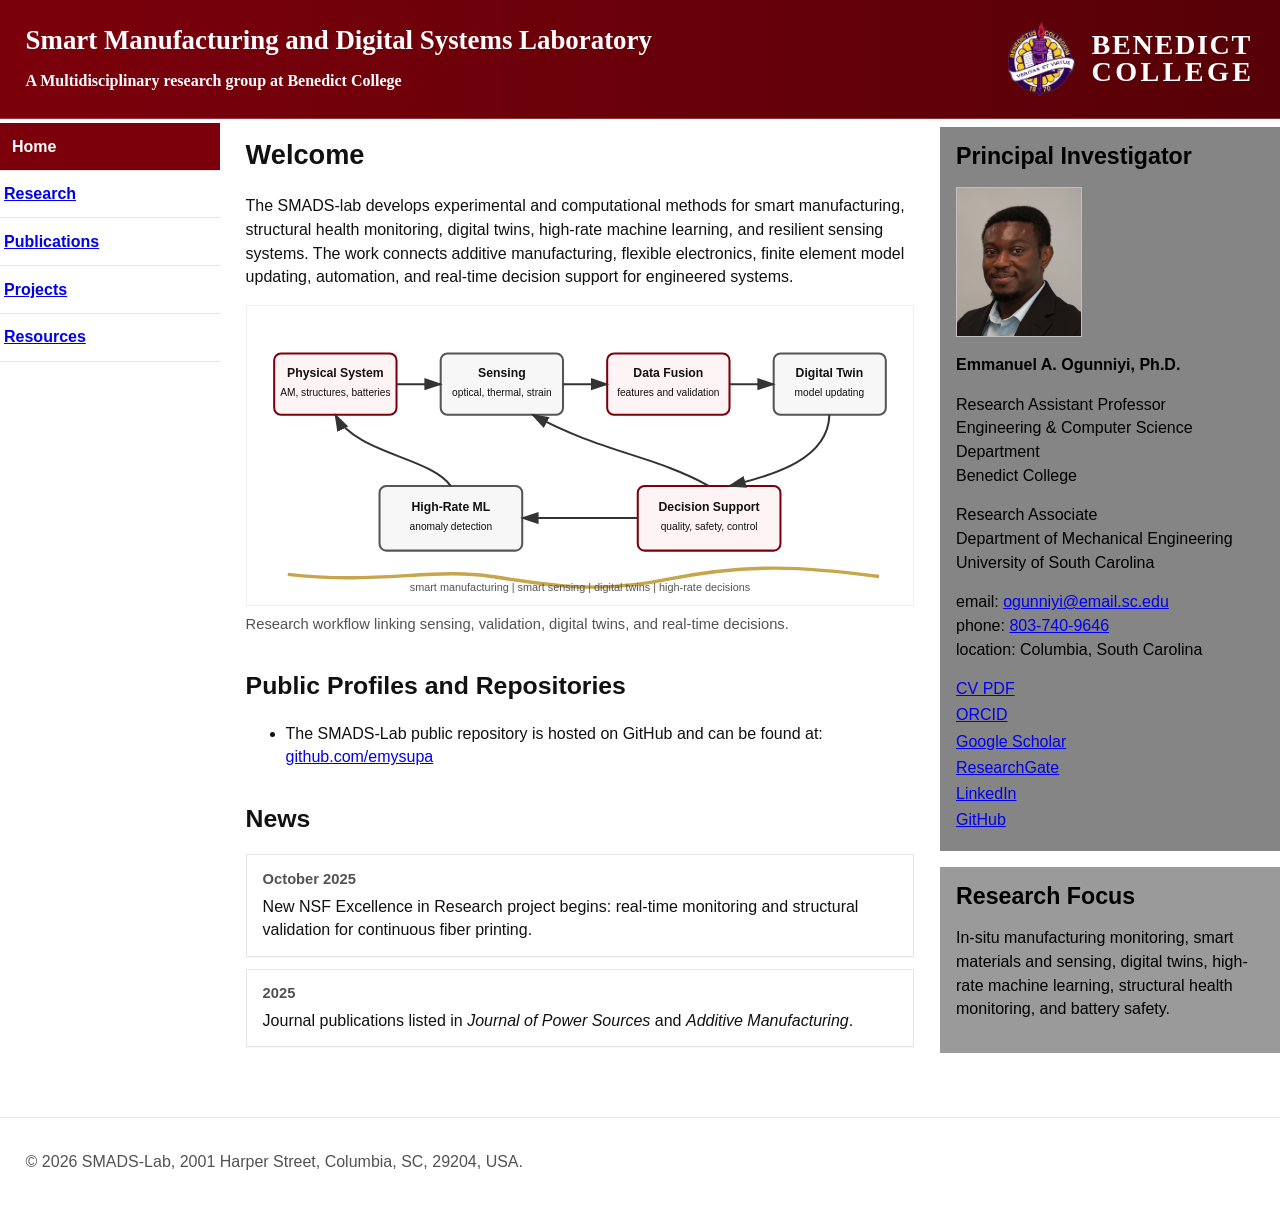
<file: index.html>
<!doctype html>
<html lang="en">
<head>
  <meta charset="utf-8">
  <meta name="viewport" content="width=device-width, initial-scale=1">
  <meta name="description" content="Academic research website for Emmanuel A. Ogunniyi, Ph.D., covering smart manufacturing, sensing, digital twins, high-rate machine learning, structural health monitoring, and battery safety.">
  <title>Home | Emmanuel A. Ogunniyi</title>
  <link rel="icon" href="assets/images/site-icon.png" type="image/svg+xml">
  <link rel="stylesheet" href="css/styles.css">
  <script src="js/main.js" defer></script>
</head>
<body>
  <a class="skip-link" href="#main-content">Skip to main content</a>

  <header class="site-header">
    <div class="site-header__inner">
      <div class="lab-heading">
        <a class="lab-heading__title" href="index.html">Smart Manufacturing and Digital Systems Laboratory</a>
        <p class="lab-heading__subtitle">A Multidisciplinary research group at Benedict College</p>
      </div>
      <a class="university-lockup" href="https://www.benedict.edu/" target="_blank" rel="noopener" aria-label="Benedict College home page">
        <img src="assets/images/benedict_college.png" alt="" class="university-lockup__mark">
        <span class="university-lockup__name">BENEDICT<br><span>COLLEGE</span></span>
      </a>
    </div>
  </header>

  <div class="page-shell">
    <nav class="side-nav" aria-label="Main navigation">
      <a href="index.html">Home</a>
      <a href="research.html">Research</a>
      <a href="publications.html">Publications</a>
      <a href="projects.html">Projects</a>
      <a href="resources.html">Resources</a>
    </nav>

    <main class="content" id="main-content">

      <section class="hero-section">
        <h1>Welcome</h1>
        <p>
          The SMADS-lab develops experimental and computational methods for smart manufacturing, structural health monitoring, digital twins, high-rate machine learning, and resilient sensing systems. The work connects additive manufacturing, flexible electronics, finite element model updating, automation, and real-time decision support for engineered systems.
        </p>
        <figure class="feature-figure">
          <img src="assets/images/research-workflow.svg" alt="Research workflow showing sensing, modeling, machine learning, digital twin updating, and decision support.">
          <figcaption>Research workflow linking sensing, validation, digital twins, and real-time decisions.</figcaption>
        </figure>
      </section>

      <section>
        <h2>Public Profiles and Repositories</h2>
        <ul class="link-list">
          <li>The SMADS-Lab public repository is hosted on GitHub and can be found at: <a href="https://github.com/emysupa" target="_blank" rel="noopener">github.com/emysupa</a></li>
        </ul>
      </section>

      <section>
        <h2>News</h2>
        <div class="news-list">
          <article class="news-item">
            <time datetime="2025-10-01">October 2025</time>
            <p>New NSF Excellence in Research project begins: real-time monitoring and structural validation for continuous fiber printing.</p>
          </article>
          <article class="news-item">
            <time datetime="2025-01-01">2025</time>
            <p>Journal publications listed in <em>Journal of Power Sources</em> and <em>Additive Manufacturing</em>.</p>
          </article>
        </div>
      </section>

    </main>

    <aside class="sidebar" aria-label="Profile and affiliations">
      <section class="profile-card" id="profile-card">
        <h2>Principal Investigator</h2>
        <img class="profile-photo" src="assets/images/eao-profile.png" alt="Initials portrait placeholder for Emmanuel A. Ogunniyi">
        <p class="profile-name"><strong>Emmanuel A. Ogunniyi, Ph.D.</strong></p>
        <p>
          Research Assistant Professor<br>
          Engineering & Computer Science Department<br>
          Benedict College
        </p>
        <p>
          Research Associate<br>
          Department of Mechanical Engineering<br>
          University of South Carolina
        </p>
        <p>
          email: <a href="mailto:ogunniyi@email.sc.edu">ogunniyi@email.sc.edu</a><br>
          phone: <a href="tel:+18037409646">803-740-9646</a><br>
          location: Columbia, South Carolina
        </p>
        <ul class="compact-links">
          <li><a href="assets/files/Emmanuel_A_Ogunniyi_CV.pdf">CV PDF</a></li>
          <li><a href="https://orcid.org/0000-0001-5456-5929" target="_blank" rel="noopener">ORCID</a></li>
          <li><a href="https://scholar.google.com/citations?user=9c7QBxEAAAAJ&hl=en&oi=ao" target="_blank" rel="noopener">Google Scholar</a></li>
          <li><a href="https://www.researchgate.net/profile/Emmanuel-Ogunniyi-2" target="_blank" rel="noopener">ResearchGate</a></li>
          <li><a href="https://www.linkedin.com/in/eaogunniyi/" target="_blank" rel="noopener">LinkedIn</a></li>
          <li><a href="https://github.com/emysupa" target="_blank" rel="noopener">GitHub</a></li>
        </ul>
      </section>

      <section class="profile-card profile-card--secondary">
        <h2>Research Focus</h2>
        <p>In-situ manufacturing monitoring, smart materials and sensing, digital twins, high-rate machine learning, structural health monitoring, and battery safety.</p>
      </section>

    </aside>
  </div>

  <footer class="site-footer">
    <p>&copy; <span data-current-year>2026</span> SMADS-Lab, 2001 Harper Street, Columbia, SC, 29204, USA.</p>
  </footer>
</body>
</html>
</file>
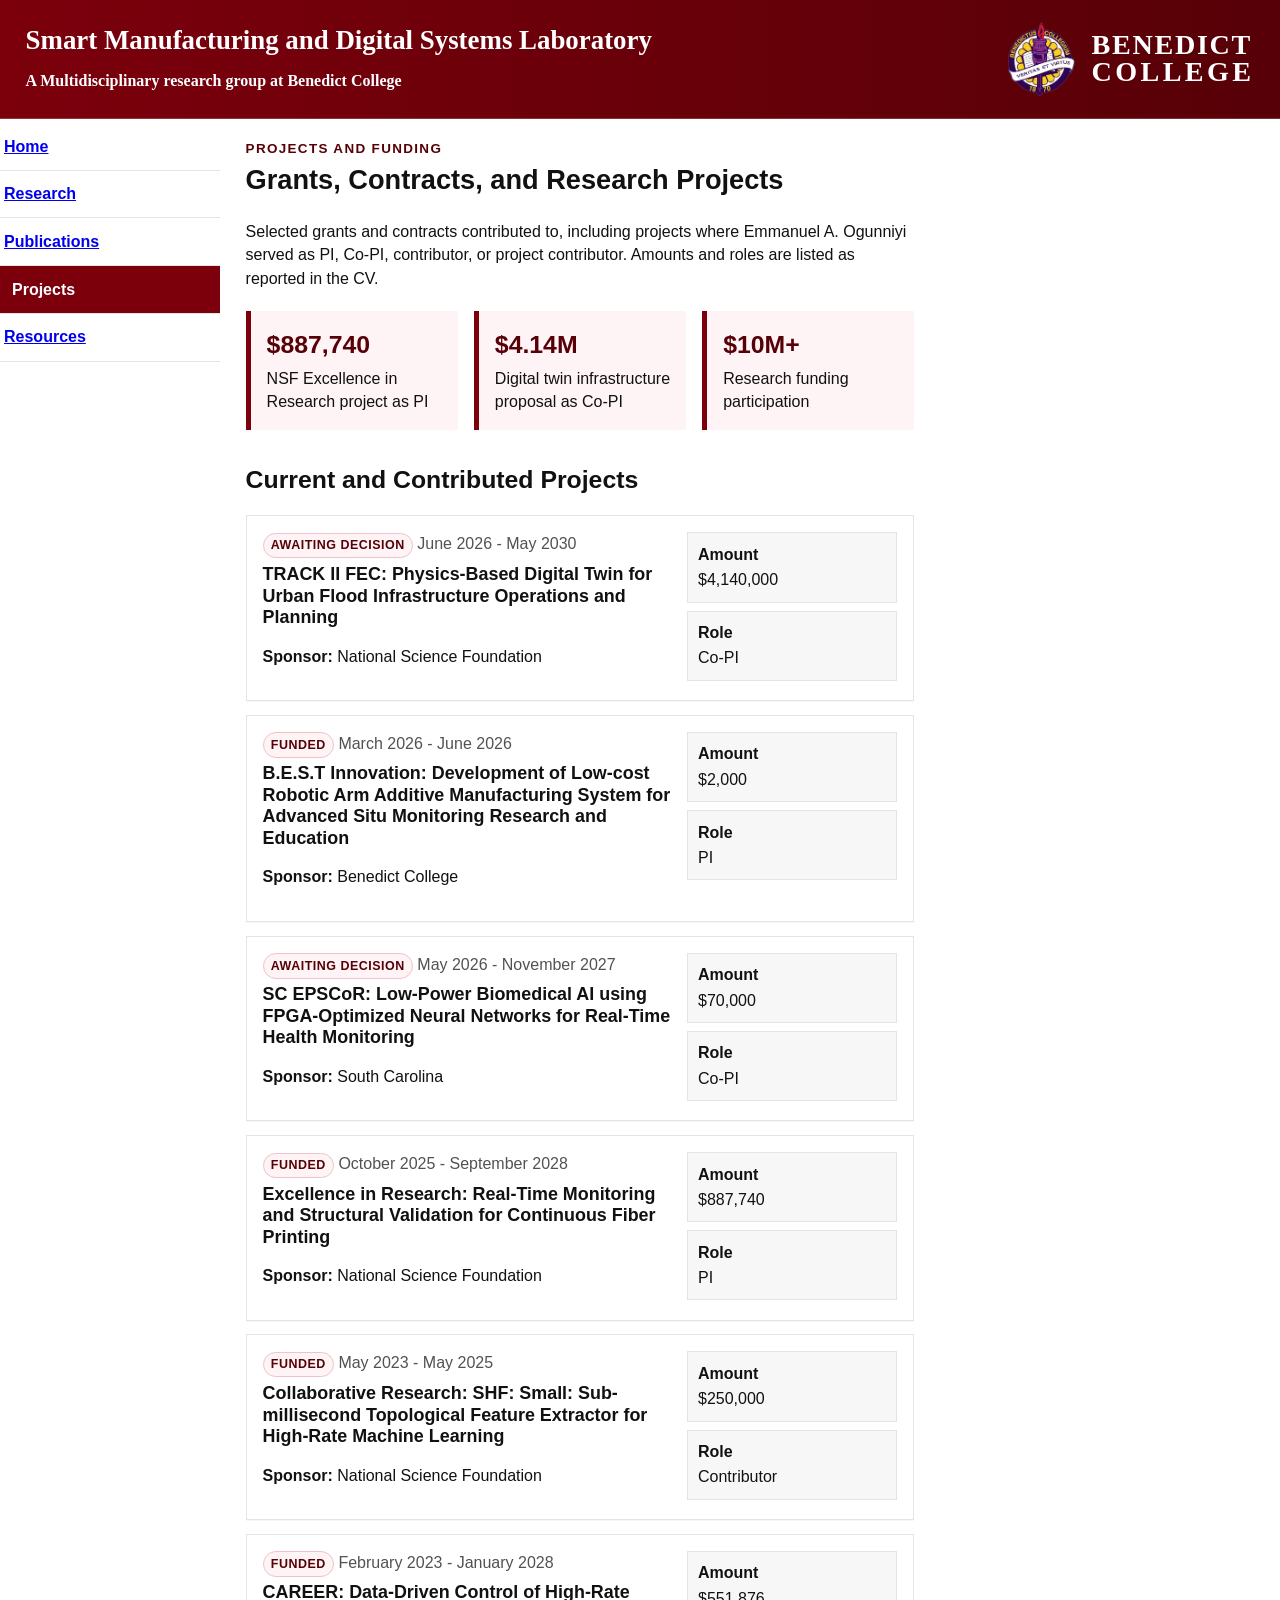
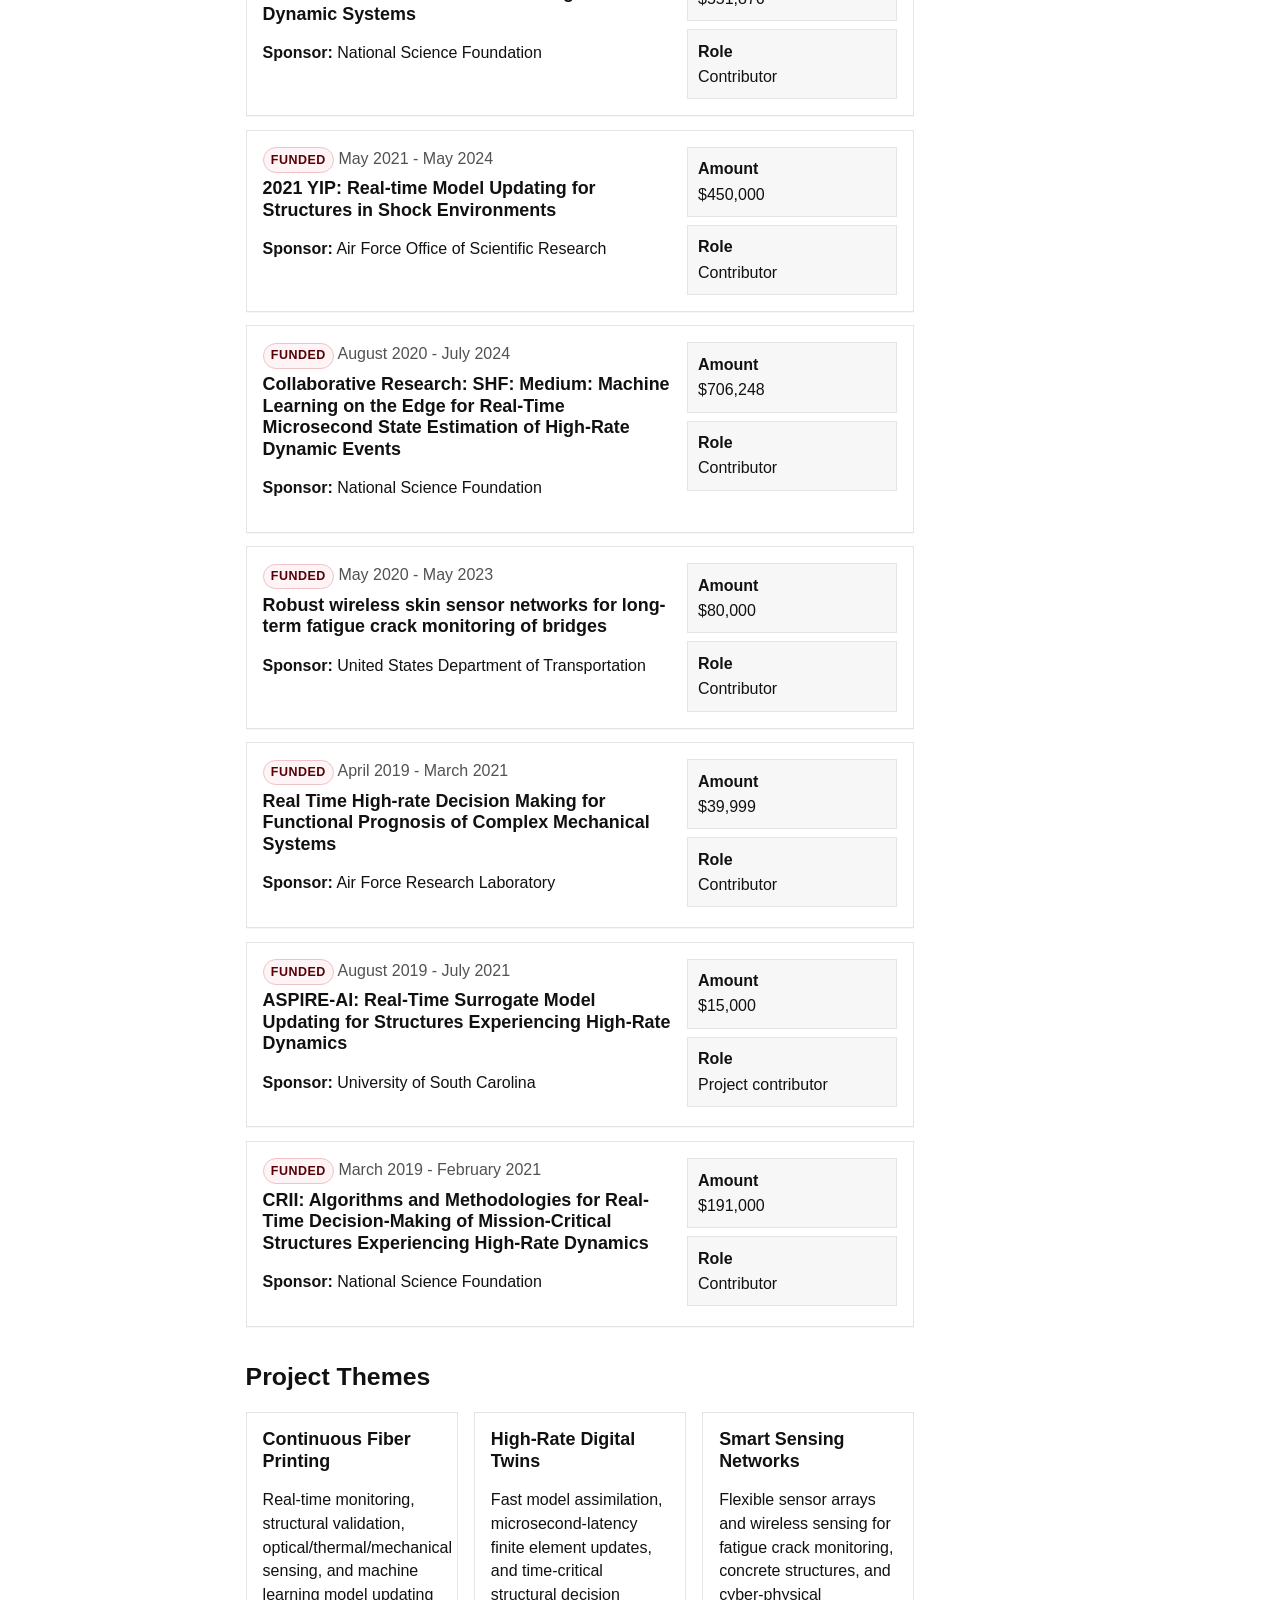
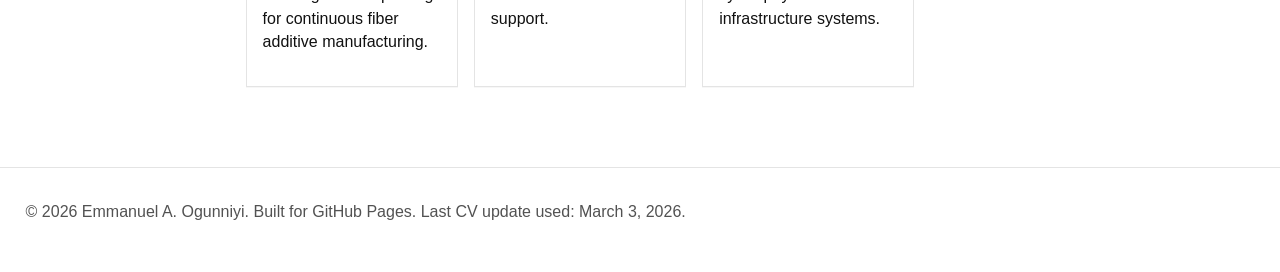
<file: projects.html>
<!doctype html>
<html lang="en">
<head>
  <meta charset="utf-8">
  <meta name="viewport" content="width=device-width, initial-scale=1">
  <meta name="description" content="Academic research website for Emmanuel A. Ogunniyi, Ph.D., covering smart manufacturing, sensing, digital twins, high-rate machine learning, structural health monitoring, and battery safety.">
  <title>Home | Emmanuel A. Ogunniyi</title>
  <link rel="icon" href="assets/images/site-icon.png" type="image/svg+xml">
  <link rel="stylesheet" href="css/styles.css">
  <script src="js/main.js" defer></script>
</head>
<body>
  <a class="skip-link" href="#main-content">Skip to main content</a>

  <header class="site-header">
    <div class="site-header__inner">
      <div class="lab-heading">
        <a class="lab-heading__title" href="index.html">Smart Manufacturing and Digital Systems Laboratory</a>
        <p class="lab-heading__subtitle">A Multidisciplinary research group at Benedict College</p>
      </div>
      <a class="university-lockup" href="https://www.benedict.edu/" target="_blank" rel="noopener" aria-label="Benedict College home page">
        <img src="assets/images/benedict_college.png" alt="" class="university-lockup__mark">
        <span class="university-lockup__name">BENEDICT<br><span>COLLEGE</span></span>
      </a>
    </div>
  </header>

  <div class="page-shell">
    <nav class="side-nav" aria-label="Main navigation">
      <a href="index.html">Home</a>
      <a href="research.html">Research</a>
      <a href="publications.html">Publications</a>
      <a href="projects.html">Projects</a>
      <a href="resources.html">Resources</a>
    </nav>

    <main class="content" id="main-content">

      <section>
        <p class="eyebrow">Projects and Funding</p>
        <h1>Grants, Contracts, and Research Projects</h1>
        <p>
          Selected grants and contracts contributed to, including projects where Emmanuel A. Ogunniyi served as PI, Co-PI, contributor, or project contributor. Amounts and roles are listed as reported in the CV.
        </p>
        <div class="stat-grid stat-grid--compact" aria-label="Funding statistics">
          <article><span>$887,740</span><p>NSF Excellence in Research project as PI</p></article>
          <article><span>$4.14M</span><p>Digital twin infrastructure proposal as Co-PI</p></article>
          <article><span>$10M+</span><p>Research funding participation</p></article>
        </div>
      </section>

      <section>
        <h2>Current and Contributed Projects</h2>
        <div class="project-list">

        <article class="project-card" id="project-1">
          <div>
            <p class="project-card__meta"><span class="badge">Awaiting decision</span> <span>June 2026 - May 2030</span></p>
            <h3>TRACK II FEC: Physics-Based Digital Twin for Urban Flood Infrastructure Operations and Planning</h3>
            <p><strong>Sponsor:</strong> National Science Foundation</p>
          </div>
          <dl class="project-facts">
            <div><dt>Amount</dt><dd>$4,140,000</dd></div>
            <div><dt>Role</dt><dd>Co-PI</dd></div>
          </dl>
        </article>

        <article class="project-card" id="project-2">
          <div>
            <p class="project-card__meta"><span class="badge">Funded</span> <span>March 2026 - June 2026</span></p>
            <h3>B.E.S.T Innovation: Development of Low-cost Robotic Arm Additive Manufacturing System for Advanced Situ Monitoring Research and Education</h3>
            <p><strong>Sponsor:</strong> Benedict College</p>
          </div>
          <dl class="project-facts">
            <div><dt>Amount</dt><dd>$2,000</dd></div>
            <div><dt>Role</dt><dd>PI</dd></div>
          </dl>
        </article>

        <article class="project-card" id="project-3">
          <div>
            <p class="project-card__meta"><span class="badge">Awaiting decision</span> <span>May 2026 - November 2027</span></p>
            <h3>SC EPSCoR: Low-Power Biomedical AI using FPGA-Optimized Neural Networks for Real-Time Health Monitoring</h3>
            <p><strong>Sponsor:</strong> South Carolina</p>
          </div>
          <dl class="project-facts">
            <div><dt>Amount</dt><dd>$70,000</dd></div>
            <div><dt>Role</dt><dd>Co-PI</dd></div>
          </dl>
        </article>

        <article class="project-card" id="project-4">
          <div>
            <p class="project-card__meta"><span class="badge">Funded</span> <span>October 2025 - September 2028</span></p>
            <h3>Excellence in Research: Real-Time Monitoring and Structural Validation for Continuous Fiber Printing</h3>
            <p><strong>Sponsor:</strong> National Science Foundation</p>
          </div>
          <dl class="project-facts">
            <div><dt>Amount</dt><dd>$887,740</dd></div>
            <div><dt>Role</dt><dd>PI</dd></div>
          </dl>
        </article>

        <article class="project-card" id="project-5">
          <div>
            <p class="project-card__meta"><span class="badge">Funded</span> <span>May 2023 - May 2025</span></p>
            <h3>Collaborative Research: SHF: Small: Sub-millisecond Topological Feature Extractor for High-Rate Machine Learning</h3>
            <p><strong>Sponsor:</strong> National Science Foundation</p>
          </div>
          <dl class="project-facts">
            <div><dt>Amount</dt><dd>$250,000</dd></div>
            <div><dt>Role</dt><dd>Contributor</dd></div>
          </dl>
        </article>

        <article class="project-card" id="project-6">
          <div>
            <p class="project-card__meta"><span class="badge">Funded</span> <span>February 2023 - January 2028</span></p>
            <h3>CAREER: Data-Driven Control of High-Rate Dynamic Systems</h3>
            <p><strong>Sponsor:</strong> National Science Foundation</p>
          </div>
          <dl class="project-facts">
            <div><dt>Amount</dt><dd>$551,876</dd></div>
            <div><dt>Role</dt><dd>Contributor</dd></div>
          </dl>
        </article>

        <article class="project-card" id="project-7">
          <div>
            <p class="project-card__meta"><span class="badge">Funded</span> <span>May 2021 - May 2024</span></p>
            <h3>2021 YIP: Real-time Model Updating for Structures in Shock Environments</h3>
            <p><strong>Sponsor:</strong> Air Force Office of Scientific Research</p>
          </div>
          <dl class="project-facts">
            <div><dt>Amount</dt><dd>$450,000</dd></div>
            <div><dt>Role</dt><dd>Contributor</dd></div>
          </dl>
        </article>

        <article class="project-card" id="project-8">
          <div>
            <p class="project-card__meta"><span class="badge">Funded</span> <span>August 2020 - July 2024</span></p>
            <h3>Collaborative Research: SHF: Medium: Machine Learning on the Edge for Real-Time Microsecond State Estimation of High-Rate Dynamic Events</h3>
            <p><strong>Sponsor:</strong> National Science Foundation</p>
          </div>
          <dl class="project-facts">
            <div><dt>Amount</dt><dd>$706,248</dd></div>
            <div><dt>Role</dt><dd>Contributor</dd></div>
          </dl>
        </article>

        <article class="project-card" id="project-9">
          <div>
            <p class="project-card__meta"><span class="badge">Funded</span> <span>May 2020 - May 2023</span></p>
            <h3>Robust wireless skin sensor networks for long-term fatigue crack monitoring of bridges</h3>
            <p><strong>Sponsor:</strong> United States Department of Transportation</p>
          </div>
          <dl class="project-facts">
            <div><dt>Amount</dt><dd>$80,000</dd></div>
            <div><dt>Role</dt><dd>Contributor</dd></div>
          </dl>
        </article>

        <article class="project-card" id="project-10">
          <div>
            <p class="project-card__meta"><span class="badge">Funded</span> <span>April 2019 - March 2021</span></p>
            <h3>Real Time High-rate Decision Making for Functional Prognosis of Complex Mechanical Systems</h3>
            <p><strong>Sponsor:</strong> Air Force Research Laboratory</p>
          </div>
          <dl class="project-facts">
            <div><dt>Amount</dt><dd>$39,999</dd></div>
            <div><dt>Role</dt><dd>Contributor</dd></div>
          </dl>
        </article>

        <article class="project-card" id="project-11">
          <div>
            <p class="project-card__meta"><span class="badge">Funded</span> <span>August 2019 - July 2021</span></p>
            <h3>ASPIRE-AI: Real-Time Surrogate Model Updating for Structures Experiencing High-Rate Dynamics</h3>
            <p><strong>Sponsor:</strong> University of South Carolina</p>
          </div>
          <dl class="project-facts">
            <div><dt>Amount</dt><dd>$15,000</dd></div>
            <div><dt>Role</dt><dd>Project contributor</dd></div>
          </dl>
        </article>

        <article class="project-card" id="project-12">
          <div>
            <p class="project-card__meta"><span class="badge">Funded</span> <span>March 2019 - February 2021</span></p>
            <h3>CRII: Algorithms and Methodologies for Real-Time Decision-Making of Mission-Critical Structures Experiencing High-Rate Dynamics</h3>
            <p><strong>Sponsor:</strong> National Science Foundation</p>
          </div>
          <dl class="project-facts">
            <div><dt>Amount</dt><dd>$191,000</dd></div>
            <div><dt>Role</dt><dd>Contributor</dd></div>
          </dl>
        </article>
        </div>
      </section>

      <section>
        <h2>Project Themes</h2>
        <div class="resource-card-grid">
          <article class="resource-card"><h3>Continuous Fiber Printing</h3><p>Real-time monitoring, structural validation, optical/thermal/mechanical sensing, and machine learning model updating for continuous fiber additive manufacturing.</p></article>
          <article class="resource-card"><h3>High-Rate Digital Twins</h3><p>Fast model assimilation, microsecond-latency finite element updates, and time-critical structural decision support.</p></article>
          <article class="resource-card"><h3>Smart Sensing Networks</h3><p>Flexible sensor arrays and wireless sensing for fatigue crack monitoring, concrete structures, and cyber-physical infrastructure systems.</p></article>
        </div>
      </section>

    </main>
  </div>

  <footer class="site-footer">
    <p>&copy; <span data-current-year>2026</span> Emmanuel A. Ogunniyi. Built for GitHub Pages. Last CV update used: March 3, 2026.</p>
  </footer>
</body>
</html>
</file>
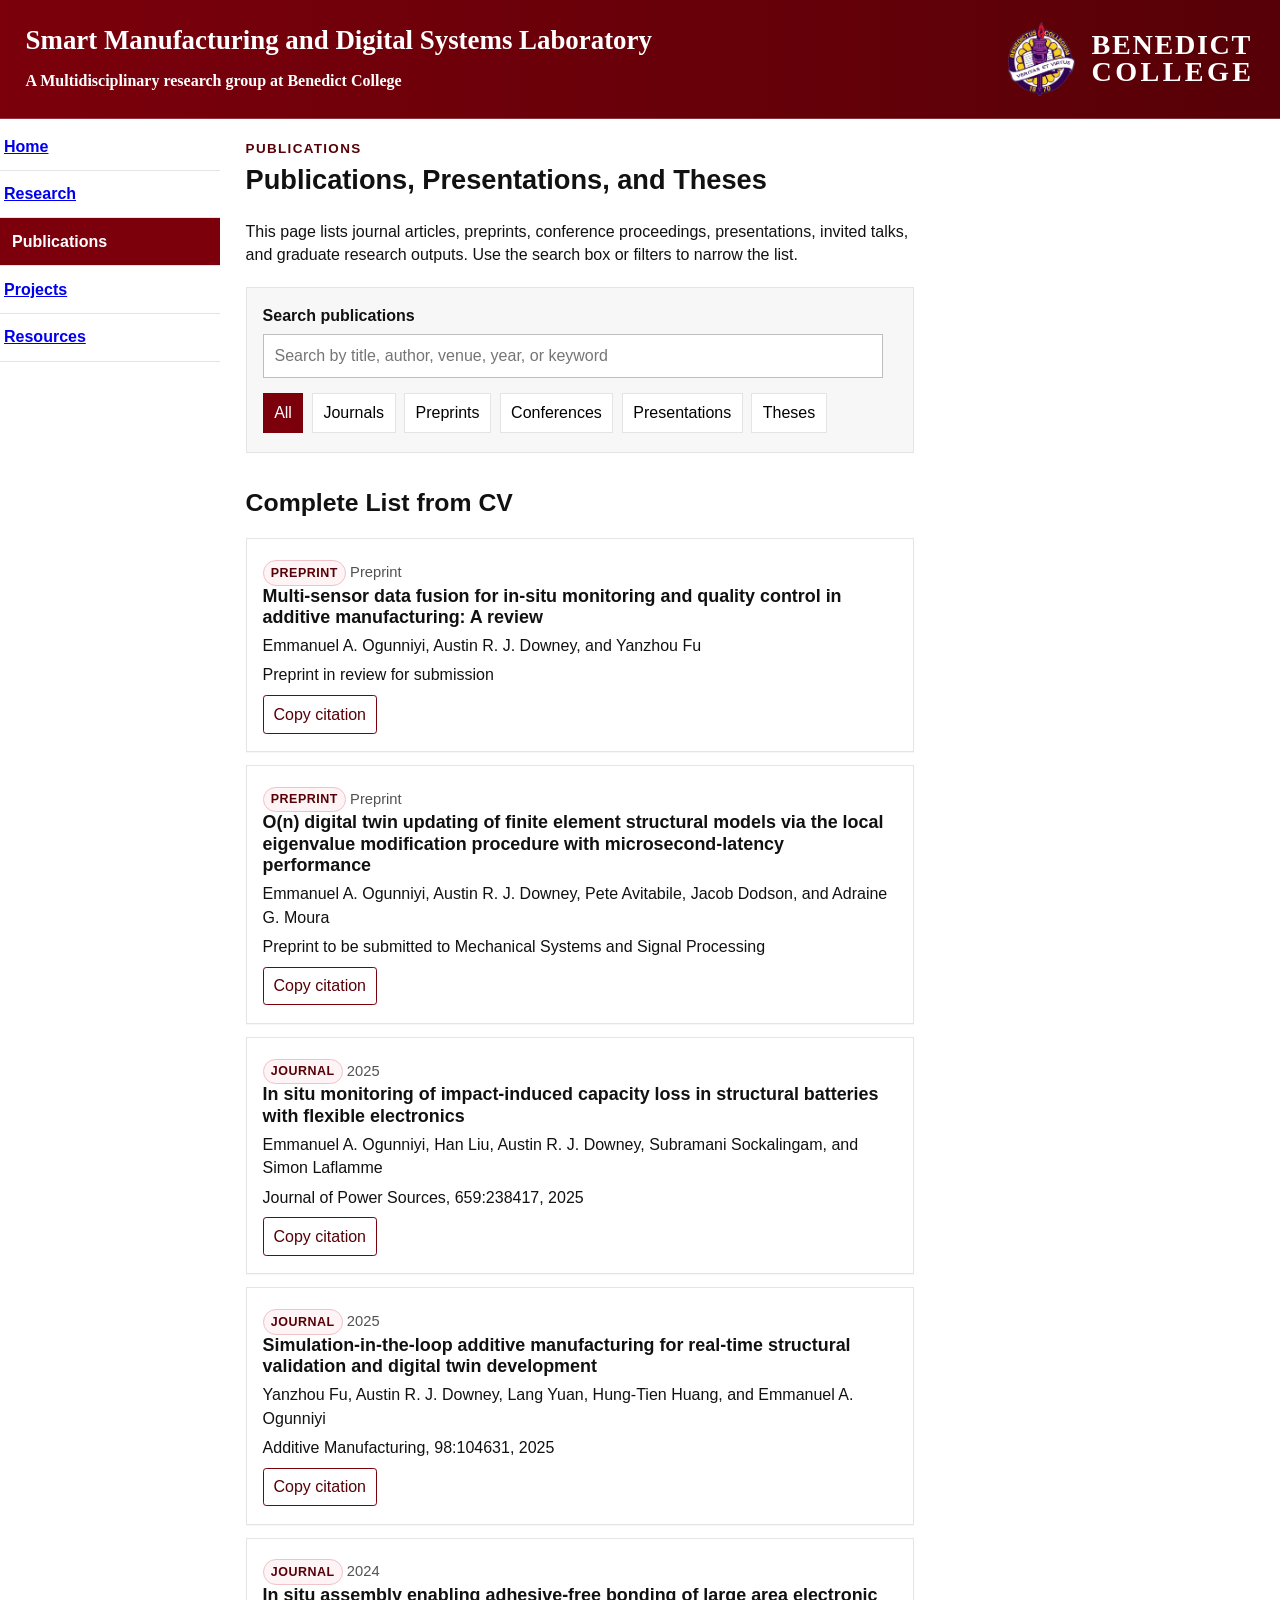
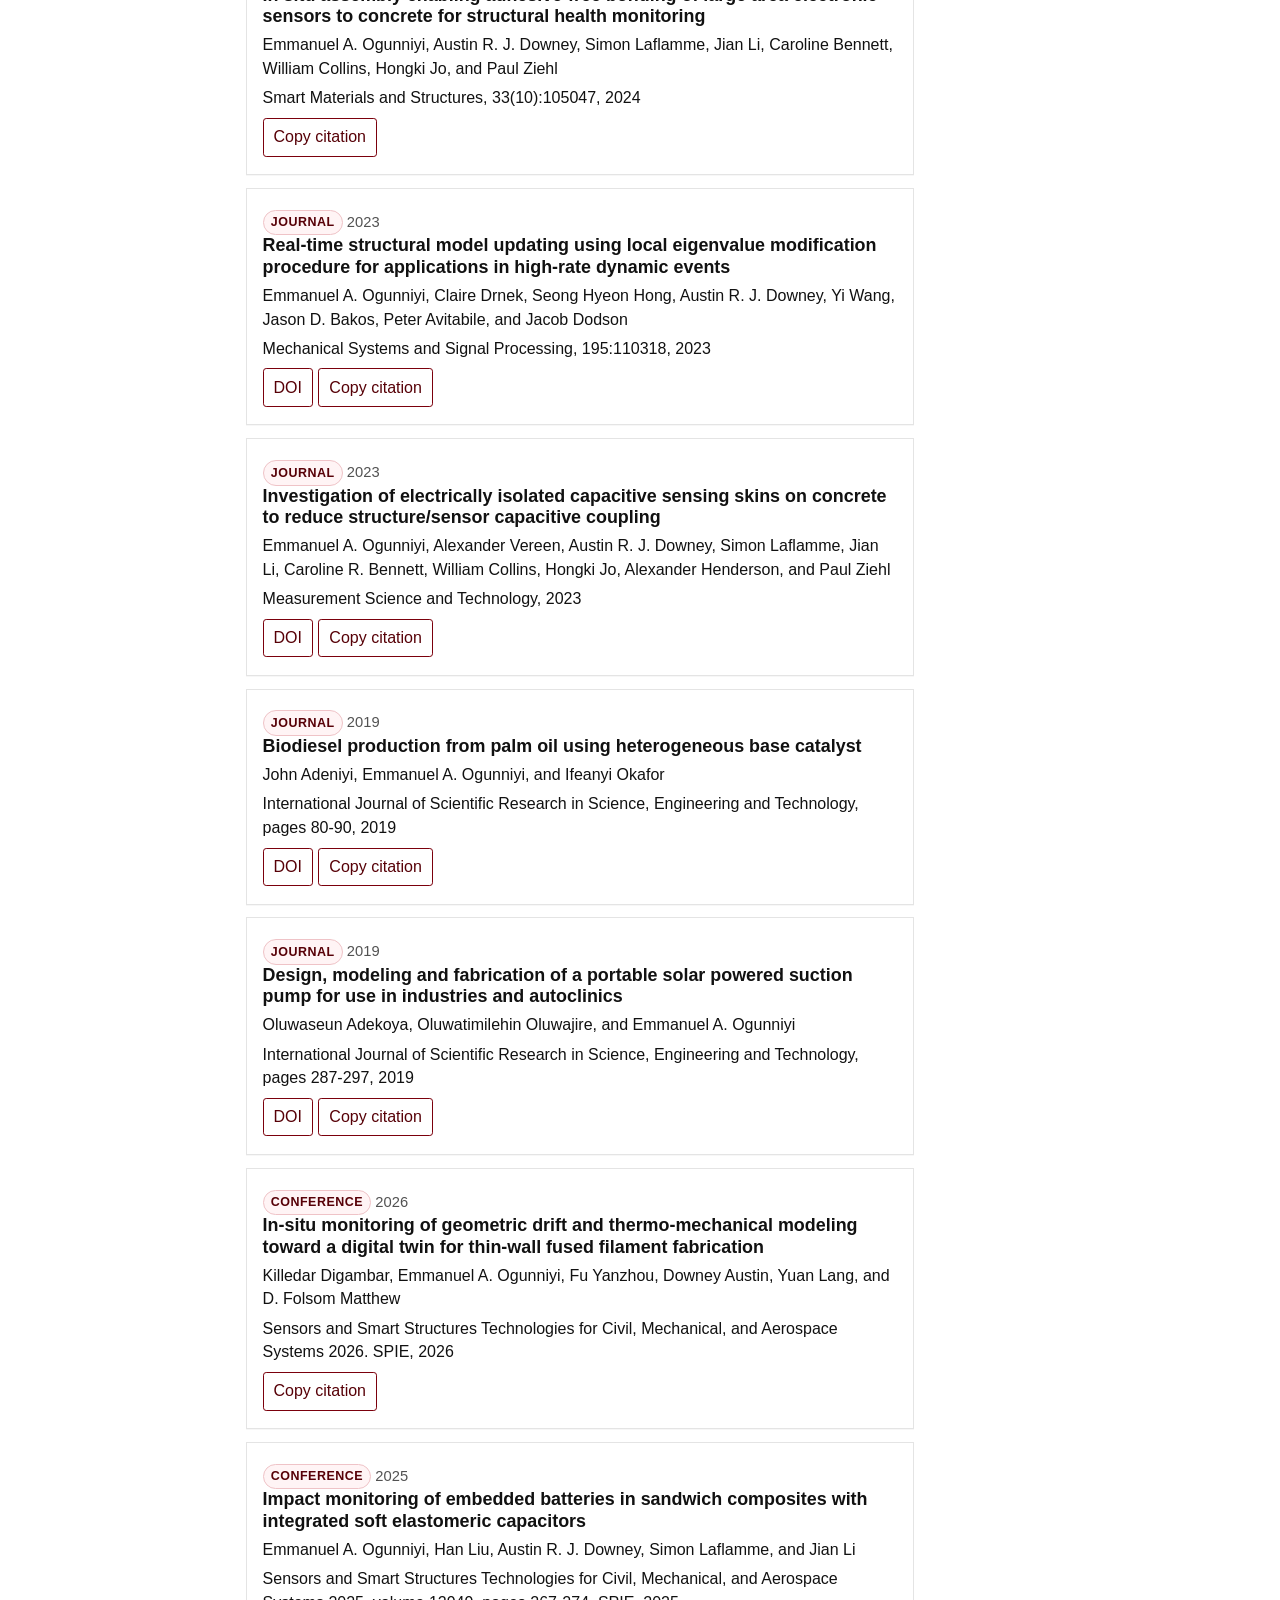
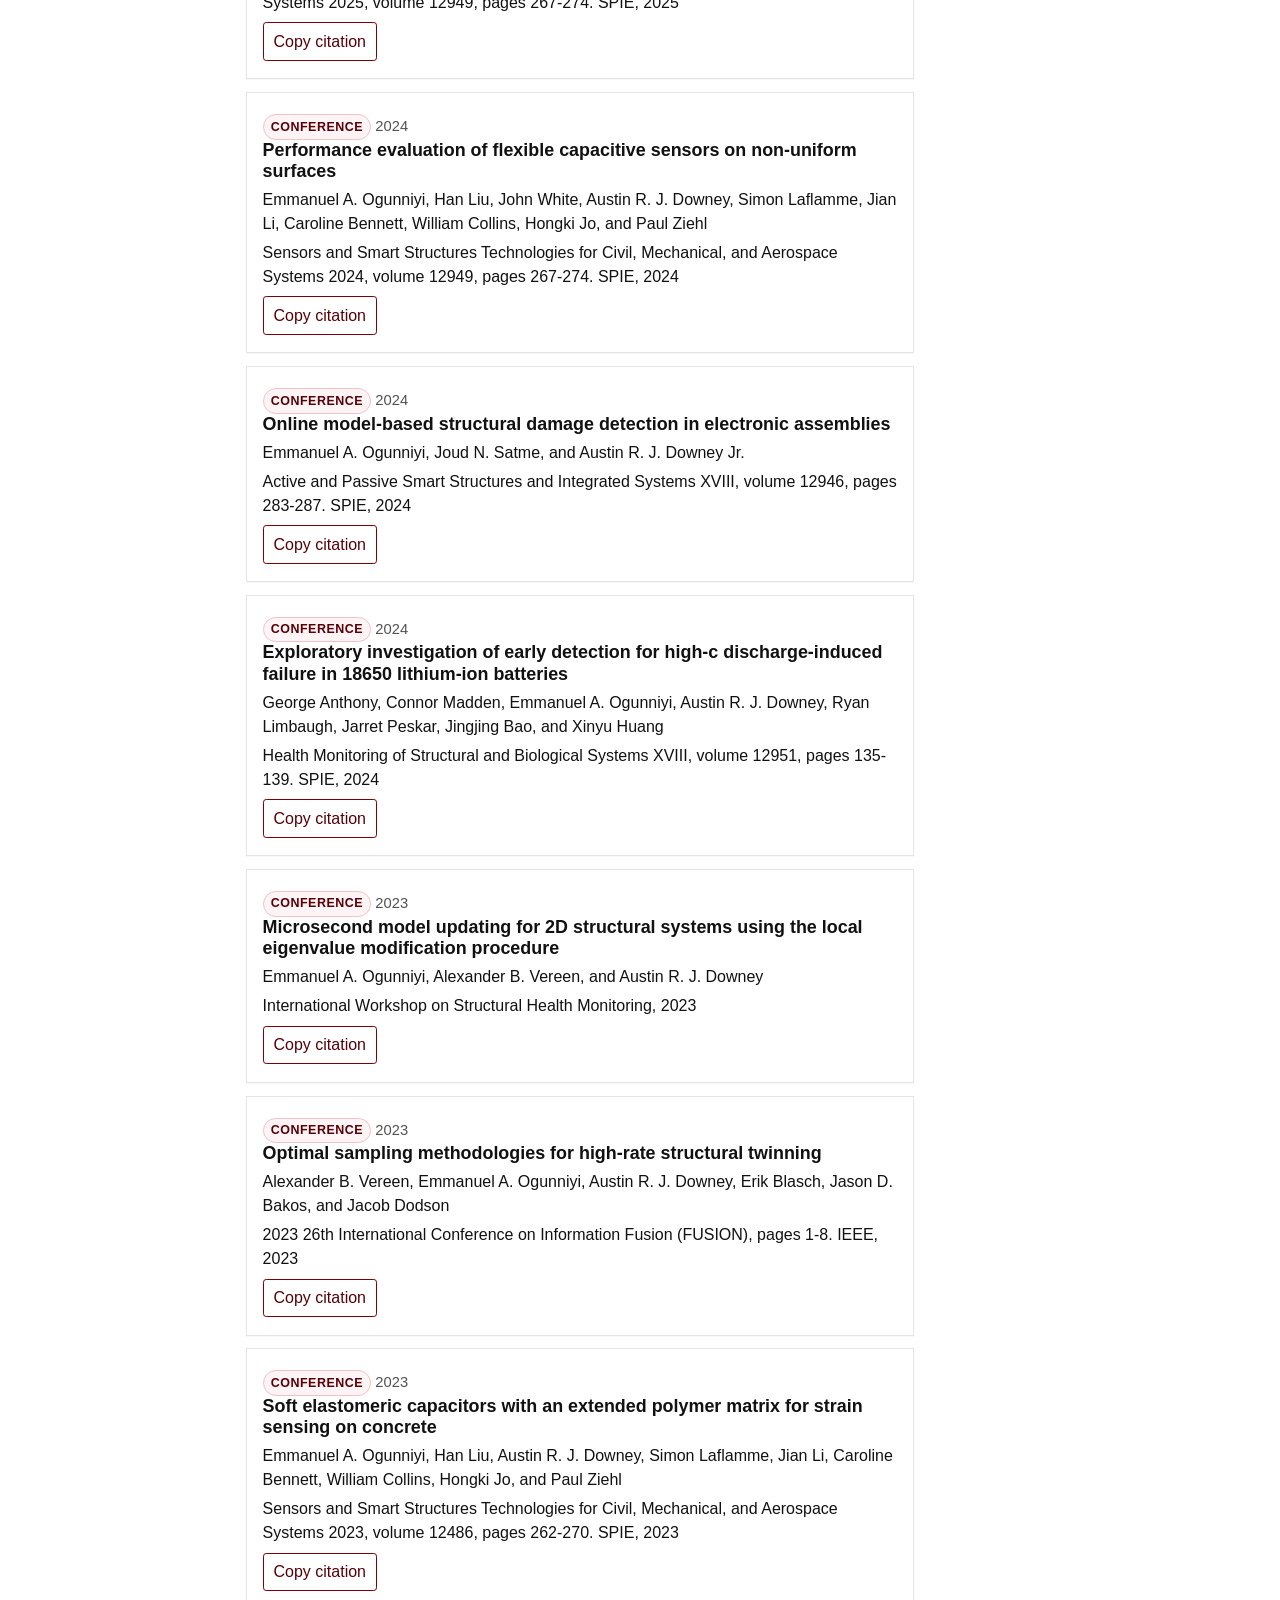
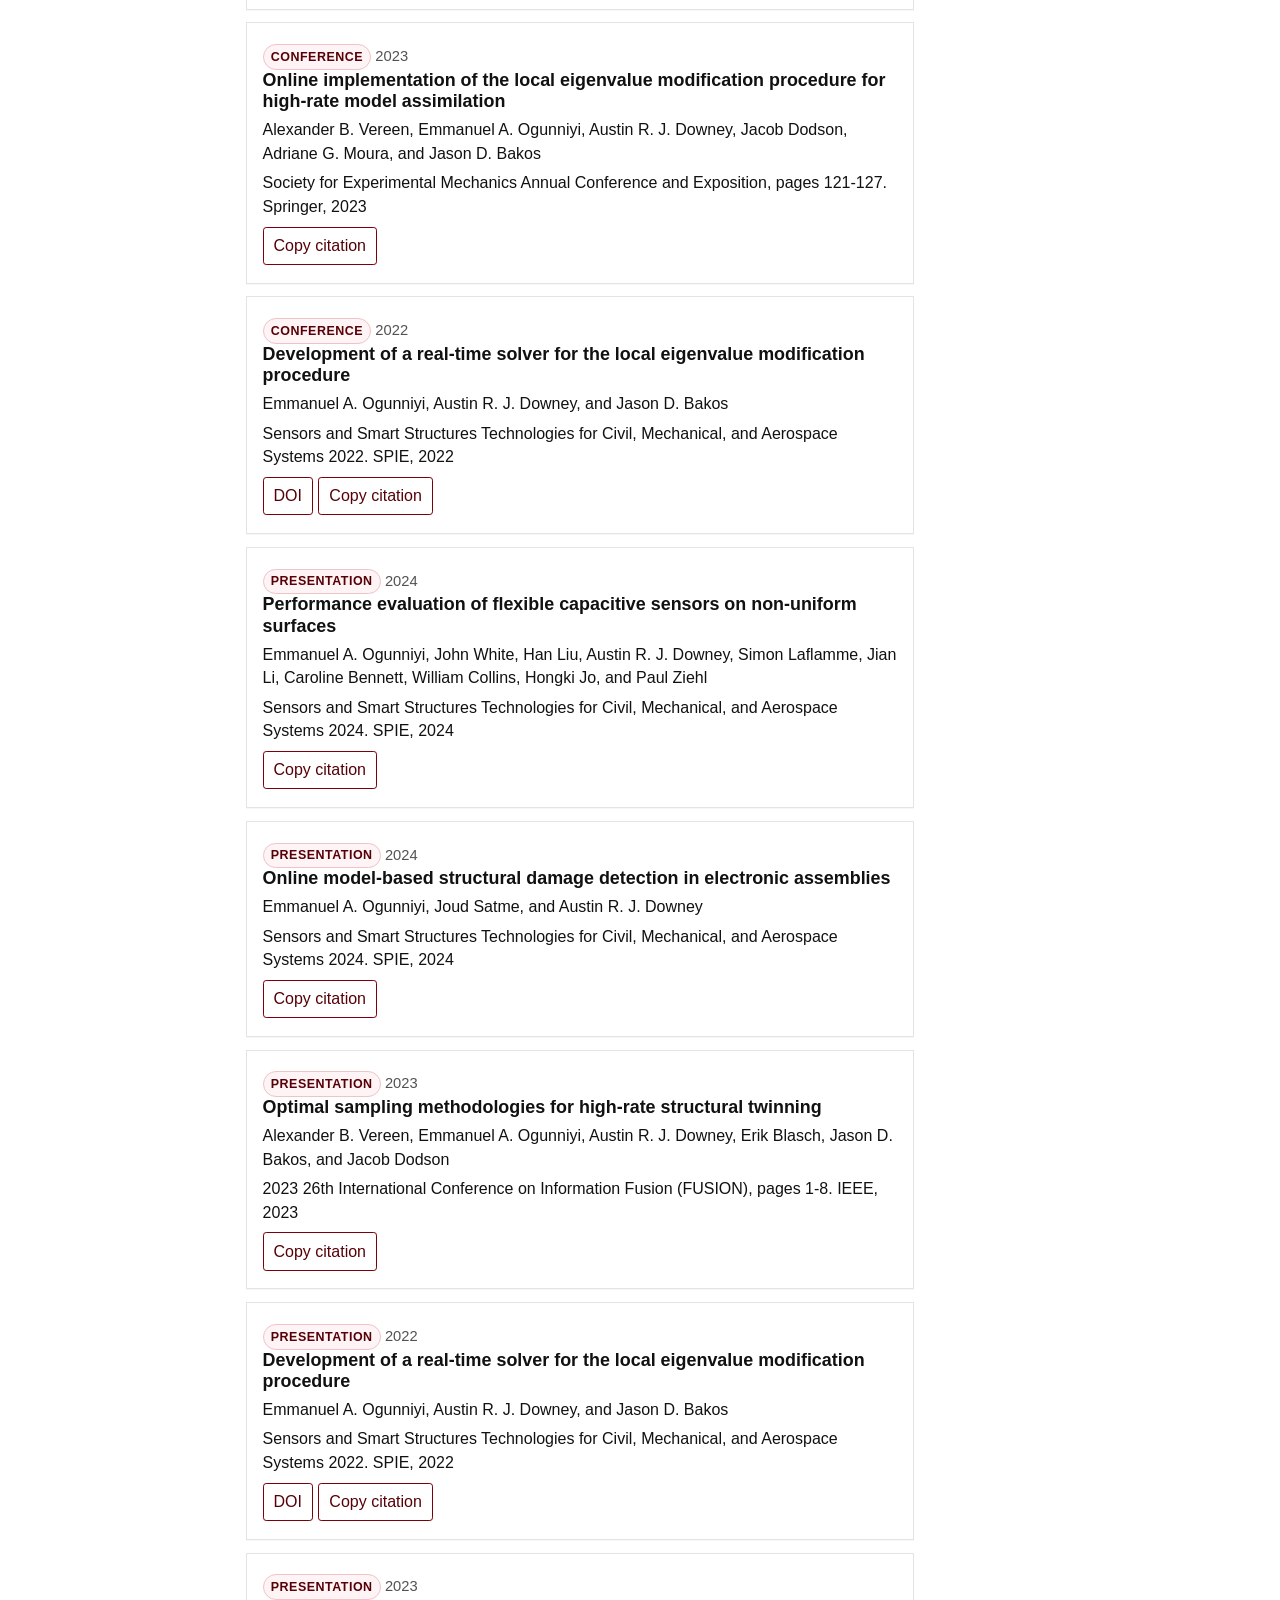
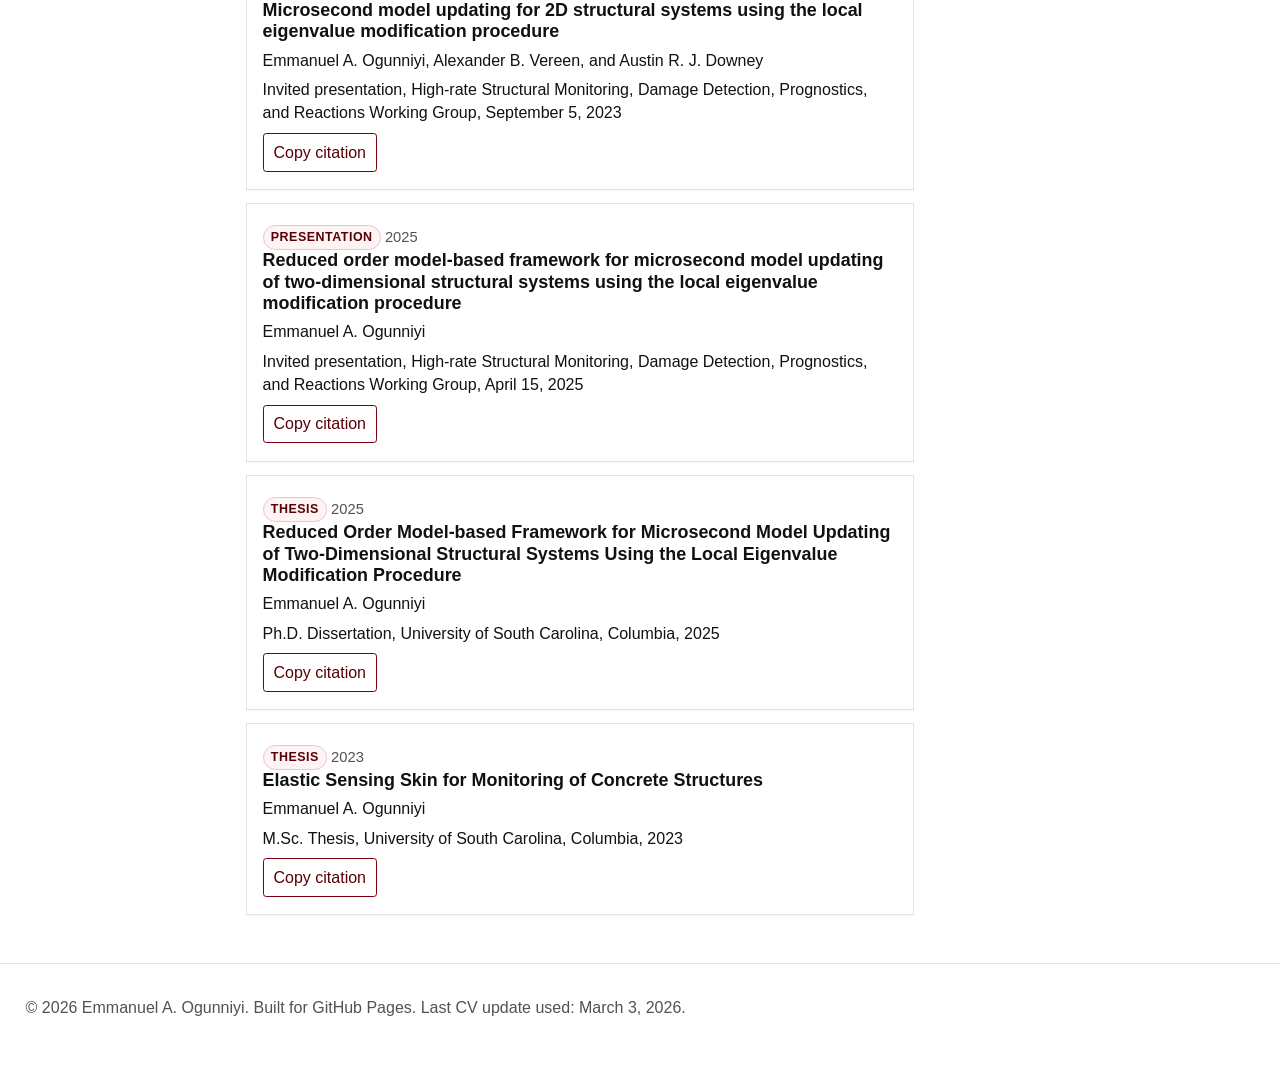
<file: publications.html>
<!doctype html>
<html lang="en">
<head>
  <meta charset="utf-8">
  <meta name="viewport" content="width=device-width, initial-scale=1">
  <meta name="description" content="Academic research website for Emmanuel A. Ogunniyi, Ph.D., covering smart manufacturing, sensing, digital twins, high-rate machine learning, structural health monitoring, and battery safety.">
  <title>Home | Emmanuel A. Ogunniyi</title>
  <link rel="icon" href="assets/images/site-icon.png" type="image/svg+xml">
  <link rel="stylesheet" href="css/styles.css">
  <script src="js/main.js" defer></script>
</head>
<body>
  <a class="skip-link" href="#main-content">Skip to main content</a>

  <header class="site-header">
    <div class="site-header__inner">
      <div class="lab-heading">
        <a class="lab-heading__title" href="index.html">Smart Manufacturing and Digital Systems Laboratory</a>
        <p class="lab-heading__subtitle">A Multidisciplinary research group at Benedict College</p>
      </div>
      <a class="university-lockup" href="https://www.benedict.edu/" target="_blank" rel="noopener" aria-label="Benedict College home page">
        <img src="assets/images/benedict_college.png" alt="" class="university-lockup__mark">
        <span class="university-lockup__name">BENEDICT<br><span>COLLEGE</span></span>
      </a>
    </div>
  </header>

  <div class="page-shell">
    <nav class="side-nav" aria-label="Main navigation">
      <a href="index.html">Home</a>
      <a href="research.html">Research</a>
      <a href="publications.html">Publications</a>
      <a href="projects.html">Projects</a>
      <a href="resources.html">Resources</a>
    </nav>

    <main class="content" id="main-content">

      <section>
        <p class="eyebrow">Publications</p>
        <h1>Publications, Presentations, and Theses</h1>
        <p>This page lists journal articles, preprints, conference proceedings, presentations, invited talks, and graduate research outputs. Use the search box or filters to narrow the list.</p>
        <div class="publication-tools">
          <label for="publicationSearch">Search publications</label>
          <input id="publicationSearch" type="search" placeholder="Search by title, author, venue, year, or keyword">
          <div class="filter-buttons" role="group" aria-label="Publication filters">
            <button type="button" class="is-active" data-filter="all">All</button>
            <button type="button" data-filter="journal">Journals</button>
            <button type="button" data-filter="preprint">Preprints</button>
            <button type="button" data-filter="conference">Conferences</button>
            <button type="button" data-filter="presentation">Presentations</button>
            <button type="button" data-filter="thesis">Theses</button>
          </div>
        </div>
        <p id="noPublicationsMessage" class="empty-state" hidden>No publications matched your search.</p>
      </section>

      <section class="publication-group">
        <h2>Complete List from CV</h2>
        <div class="publication-list">

        <article class="publication" id="j9" data-type="preprint" data-year="Preprint" data-search="Multi-sensor data fusion for in-situ monitoring and quality control in additive manufacturing: A review Emmanuel A. Ogunniyi, Austin R. J. Downey, and Yanzhou Fu Preprint in review for submission">
          <p class="publication__meta"><span class="badge">Preprint</span> <span>Preprint</span></p>
          <h3 class="publication__title">Multi-sensor data fusion for in-situ monitoring and quality control in additive manufacturing: A review</h3>
          <p class="publication__authors">Emmanuel A. Ogunniyi, Austin R. J. Downey, and Yanzhou Fu</p>
          <p class="publication__venue">Preprint in review for submission</p>
          <p class="publication__links"><button class="copy-citation" type="button" data-citation="Emmanuel A. Ogunniyi, Austin R. J. Downey, and Yanzhou Fu. Multi-sensor data fusion for in-situ monitoring and quality control in additive manufacturing: A review. Preprint in review for submission.">Copy citation</button></p>
        </article>

        <article class="publication" id="j8" data-type="preprint" data-year="Preprint" data-search="O(n) digital twin updating of finite element structural models via the local eigenvalue modification procedure with microsecond-latency performance Emmanuel A. Ogunniyi, Austin R. J. Downey, Pete Avitabile, Jacob Dodson, and Adraine G. Moura Preprint to be submitted to Mechanical Systems and Signal Processing">
          <p class="publication__meta"><span class="badge">Preprint</span> <span>Preprint</span></p>
          <h3 class="publication__title">O(n) digital twin updating of finite element structural models via the local eigenvalue modification procedure with microsecond-latency performance</h3>
          <p class="publication__authors">Emmanuel A. Ogunniyi, Austin R. J. Downey, Pete Avitabile, Jacob Dodson, and Adraine G. Moura</p>
          <p class="publication__venue">Preprint to be submitted to Mechanical Systems and Signal Processing</p>
          <p class="publication__links"><button class="copy-citation" type="button" data-citation="Emmanuel A. Ogunniyi, Austin R. J. Downey, Pete Avitabile, Jacob Dodson, and Adraine G. Moura. O(n) digital twin updating of finite element structural models via the local eigenvalue modification procedure with microsecond-latency performance. Preprint to be submitted to Mechanical Systems and Signal Processing.">Copy citation</button></p>
        </article>

        <article class="publication" id="j7" data-type="journal" data-year="2025" data-search="In situ monitoring of impact-induced capacity loss in structural batteries with flexible electronics Emmanuel A. Ogunniyi, Han Liu, Austin R. J. Downey, Subramani Sockalingam, and Simon Laflamme Journal of Power Sources, 659:238417, 2025">
          <p class="publication__meta"><span class="badge">Journal</span> <span>2025</span></p>
          <h3 class="publication__title">In situ monitoring of impact-induced capacity loss in structural batteries with flexible electronics</h3>
          <p class="publication__authors">Emmanuel A. Ogunniyi, Han Liu, Austin R. J. Downey, Subramani Sockalingam, and Simon Laflamme</p>
          <p class="publication__venue">Journal of Power Sources, 659:238417, 2025</p>
          <p class="publication__links"><button class="copy-citation" type="button" data-citation="Emmanuel A. Ogunniyi, Han Liu, Austin R. J. Downey, Subramani Sockalingam, and Simon Laflamme. In situ monitoring of impact-induced capacity loss in structural batteries with flexible electronics. Journal of Power Sources, 659:238417, 2025.">Copy citation</button></p>
        </article>

        <article class="publication" id="j6" data-type="journal" data-year="2025" data-search="Simulation-in-the-loop additive manufacturing for real-time structural validation and digital twin development Yanzhou Fu, Austin R. J. Downey, Lang Yuan, Hung-Tien Huang, and Emmanuel A. Ogunniyi Additive Manufacturing, 98:104631, 2025">
          <p class="publication__meta"><span class="badge">Journal</span> <span>2025</span></p>
          <h3 class="publication__title">Simulation-in-the-loop additive manufacturing for real-time structural validation and digital twin development</h3>
          <p class="publication__authors">Yanzhou Fu, Austin R. J. Downey, Lang Yuan, Hung-Tien Huang, and Emmanuel A. Ogunniyi</p>
          <p class="publication__venue">Additive Manufacturing, 98:104631, 2025</p>
          <p class="publication__links"><button class="copy-citation" type="button" data-citation="Yanzhou Fu, Austin R. J. Downey, Lang Yuan, Hung-Tien Huang, and Emmanuel A. Ogunniyi. Simulation-in-the-loop additive manufacturing for real-time structural validation and digital twin development. Additive Manufacturing, 98:104631, 2025.">Copy citation</button></p>
        </article>

        <article class="publication" id="j5" data-type="journal" data-year="2024" data-search="In situ assembly enabling adhesive-free bonding of large area electronic sensors to concrete for structural health monitoring Emmanuel A. Ogunniyi, Austin R. J. Downey, Simon Laflamme, Jian Li, Caroline Bennett, William Collins, Hongki Jo, and Paul Ziehl Smart Materials and Structures, 33(10):105047, 2024">
          <p class="publication__meta"><span class="badge">Journal</span> <span>2024</span></p>
          <h3 class="publication__title">In situ assembly enabling adhesive-free bonding of large area electronic sensors to concrete for structural health monitoring</h3>
          <p class="publication__authors">Emmanuel A. Ogunniyi, Austin R. J. Downey, Simon Laflamme, Jian Li, Caroline Bennett, William Collins, Hongki Jo, and Paul Ziehl</p>
          <p class="publication__venue">Smart Materials and Structures, 33(10):105047, 2024</p>
          <p class="publication__links"><button class="copy-citation" type="button" data-citation="Emmanuel A. Ogunniyi, Austin R. J. Downey, Simon Laflamme, Jian Li, Caroline Bennett, William Collins, Hongki Jo, and Paul Ziehl. In situ assembly enabling adhesive-free bonding of large area electronic sensors to concrete for structural health monitoring. Smart Materials and Structures, 33(10):105047, 2024.">Copy citation</button></p>
        </article>

        <article class="publication" id="j4" data-type="journal" data-year="2023" data-search="Real-time structural model updating using local eigenvalue modification procedure for applications in high-rate dynamic events Emmanuel A. Ogunniyi, Claire Drnek, Seong Hyeon Hong, Austin R. J. Downey, Yi Wang, Jason D. Bakos, Peter Avitabile, and Jacob Dodson Mechanical Systems and Signal Processing, 195:110318, 2023">
          <p class="publication__meta"><span class="badge">Journal</span> <span>2023</span></p>
          <h3 class="publication__title">Real-time structural model updating using local eigenvalue modification procedure for applications in high-rate dynamic events</h3>
          <p class="publication__authors">Emmanuel A. Ogunniyi, Claire Drnek, Seong Hyeon Hong, Austin R. J. Downey, Yi Wang, Jason D. Bakos, Peter Avitabile, and Jacob Dodson</p>
          <p class="publication__venue">Mechanical Systems and Signal Processing, 195:110318, 2023</p>
          <p class="publication__links"> <a href="https://doi.org/10.1016/j.ymssp.2023.110318" target="_blank" rel="noopener">DOI</a><button class="copy-citation" type="button" data-citation="Emmanuel A. Ogunniyi, Claire Drnek, Seong Hyeon Hong, Austin R. J. Downey, Yi Wang, Jason D. Bakos, Peter Avitabile, and Jacob Dodson. Real-time structural model updating using local eigenvalue modification procedure for applications in high-rate dynamic events. Mechanical Systems and Signal Processing, 195:110318, 2023.">Copy citation</button></p>
        </article>

        <article class="publication" id="j3" data-type="journal" data-year="2023" data-search="Investigation of electrically isolated capacitive sensing skins on concrete to reduce structure/sensor capacitive coupling Emmanuel A. Ogunniyi, Alexander Vereen, Austin R. J. Downey, Simon Laflamme, Jian Li, Caroline R. Bennett, William Collins, Hongki Jo, Alexander Henderson, and Paul Ziehl Measurement Science and Technology, 2023">
          <p class="publication__meta"><span class="badge">Journal</span> <span>2023</span></p>
          <h3 class="publication__title">Investigation of electrically isolated capacitive sensing skins on concrete to reduce structure/sensor capacitive coupling</h3>
          <p class="publication__authors">Emmanuel A. Ogunniyi, Alexander Vereen, Austin R. J. Downey, Simon Laflamme, Jian Li, Caroline R. Bennett, William Collins, Hongki Jo, Alexander Henderson, and Paul Ziehl</p>
          <p class="publication__venue">Measurement Science and Technology, 2023</p>
          <p class="publication__links"> <a href="https://doi.org/10.1088/1361-6501/acbb97" target="_blank" rel="noopener">DOI</a><button class="copy-citation" type="button" data-citation="Emmanuel A. Ogunniyi, Alexander Vereen, Austin R. J. Downey, Simon Laflamme, Jian Li, Caroline R. Bennett, William Collins, Hongki Jo, Alexander Henderson, and Paul Ziehl. Investigation of electrically isolated capacitive sensing skins on concrete to reduce structure/sensor capacitive coupling. Measurement Science and Technology, 2023.">Copy citation</button></p>
        </article>

        <article class="publication" id="j2" data-type="journal" data-year="2019" data-search="Biodiesel production from palm oil using heterogeneous base catalyst John Adeniyi, Emmanuel A. Ogunniyi, and Ifeanyi Okafor International Journal of Scientific Research in Science, Engineering and Technology, pages 80-90, 2019">
          <p class="publication__meta"><span class="badge">Journal</span> <span>2019</span></p>
          <h3 class="publication__title">Biodiesel production from palm oil using heterogeneous base catalyst</h3>
          <p class="publication__authors">John Adeniyi, Emmanuel A. Ogunniyi, and Ifeanyi Okafor</p>
          <p class="publication__venue">International Journal of Scientific Research in Science, Engineering and Technology, pages 80-90, 2019</p>
          <p class="publication__links"> <a href="https://doi.org/10.32628/ijsrset196615" target="_blank" rel="noopener">DOI</a><button class="copy-citation" type="button" data-citation="John Adeniyi, Emmanuel A. Ogunniyi, and Ifeanyi Okafor. Biodiesel production from palm oil using heterogeneous base catalyst. International Journal of Scientific Research in Science, Engineering and Technology, pages 80-90, 2019.">Copy citation</button></p>
        </article>

        <article class="publication" id="j1" data-type="journal" data-year="2019" data-search="Design, modeling and fabrication of a portable solar powered suction pump for use in industries and autoclinics Oluwaseun Adekoya, Oluwatimilehin Oluwajire, and Emmanuel A. Ogunniyi International Journal of Scientific Research in Science, Engineering and Technology, pages 287-297, 2019">
          <p class="publication__meta"><span class="badge">Journal</span> <span>2019</span></p>
          <h3 class="publication__title">Design, modeling and fabrication of a portable solar powered suction pump for use in industries and autoclinics</h3>
          <p class="publication__authors">Oluwaseun Adekoya, Oluwatimilehin Oluwajire, and Emmanuel A. Ogunniyi</p>
          <p class="publication__venue">International Journal of Scientific Research in Science, Engineering and Technology, pages 287-297, 2019</p>
          <p class="publication__links"> <a href="https://doi.org/10.32628/ijsrset1196559" target="_blank" rel="noopener">DOI</a><button class="copy-citation" type="button" data-citation="Oluwaseun Adekoya, Oluwatimilehin Oluwajire, and Emmanuel A. Ogunniyi. Design, modeling and fabrication of a portable solar powered suction pump for use in industries and autoclinics. International Journal of Scientific Research in Science, Engineering and Technology, pages 287-297, 2019.">Copy citation</button></p>
        </article>

        <article class="publication" id="c10" data-type="conference" data-year="2026" data-search="In-situ monitoring of geometric drift and thermo-mechanical modeling toward a digital twin for thin-wall fused filament fabrication Killedar Digambar, Emmanuel A. Ogunniyi, Fu Yanzhou, Downey Austin, Yuan Lang, and D. Folsom Matthew Sensors and Smart Structures Technologies for Civil, Mechanical, and Aerospace Systems 2026. SPIE, 2026">
          <p class="publication__meta"><span class="badge">Conference</span> <span>2026</span></p>
          <h3 class="publication__title">In-situ monitoring of geometric drift and thermo-mechanical modeling toward a digital twin for thin-wall fused filament fabrication</h3>
          <p class="publication__authors">Killedar Digambar, Emmanuel A. Ogunniyi, Fu Yanzhou, Downey Austin, Yuan Lang, and D. Folsom Matthew</p>
          <p class="publication__venue">Sensors and Smart Structures Technologies for Civil, Mechanical, and Aerospace Systems 2026. SPIE, 2026</p>
          <p class="publication__links"><button class="copy-citation" type="button" data-citation="Killedar Digambar, Emmanuel A. Ogunniyi, Fu Yanzhou, Downey Austin, Yuan Lang, and D. Folsom Matthew. In-situ monitoring of geometric drift and thermo-mechanical modeling toward a digital twin for thin-wall fused filament fabrication. Sensors and Smart Structures Technologies for Civil, Mechanical, and Aerospace Systems 2026. SPIE, 2026.">Copy citation</button></p>
        </article>

        <article class="publication" id="c9" data-type="conference" data-year="2025" data-search="Impact monitoring of embedded batteries in sandwich composites with integrated soft elastomeric capacitors Emmanuel A. Ogunniyi, Han Liu, Austin R. J. Downey, Simon Laflamme, and Jian Li Sensors and Smart Structures Technologies for Civil, Mechanical, and Aerospace Systems 2025, volume 12949, pages 267-274. SPIE, 2025">
          <p class="publication__meta"><span class="badge">Conference</span> <span>2025</span></p>
          <h3 class="publication__title">Impact monitoring of embedded batteries in sandwich composites with integrated soft elastomeric capacitors</h3>
          <p class="publication__authors">Emmanuel A. Ogunniyi, Han Liu, Austin R. J. Downey, Simon Laflamme, and Jian Li</p>
          <p class="publication__venue">Sensors and Smart Structures Technologies for Civil, Mechanical, and Aerospace Systems 2025, volume 12949, pages 267-274. SPIE, 2025</p>
          <p class="publication__links"><button class="copy-citation" type="button" data-citation="Emmanuel A. Ogunniyi, Han Liu, Austin R. J. Downey, Simon Laflamme, and Jian Li. Impact monitoring of embedded batteries in sandwich composites with integrated soft elastomeric capacitors. Sensors and Smart Structures Technologies for Civil, Mechanical, and Aerospace Systems 2025, volume 12949, pages 267-274. SPIE, 2025.">Copy citation</button></p>
        </article>

        <article class="publication" id="c8" data-type="conference" data-year="2024" data-search="Performance evaluation of flexible capacitive sensors on non-uniform surfaces Emmanuel A. Ogunniyi, Han Liu, John White, Austin R. J. Downey, Simon Laflamme, Jian Li, Caroline Bennett, William Collins, Hongki Jo, and Paul Ziehl Sensors and Smart Structures Technologies for Civil, Mechanical, and Aerospace Systems 2024, volume 12949, pages 267-274. SPIE, 2024">
          <p class="publication__meta"><span class="badge">Conference</span> <span>2024</span></p>
          <h3 class="publication__title">Performance evaluation of flexible capacitive sensors on non-uniform surfaces</h3>
          <p class="publication__authors">Emmanuel A. Ogunniyi, Han Liu, John White, Austin R. J. Downey, Simon Laflamme, Jian Li, Caroline Bennett, William Collins, Hongki Jo, and Paul Ziehl</p>
          <p class="publication__venue">Sensors and Smart Structures Technologies for Civil, Mechanical, and Aerospace Systems 2024, volume 12949, pages 267-274. SPIE, 2024</p>
          <p class="publication__links"><button class="copy-citation" type="button" data-citation="Emmanuel A. Ogunniyi, Han Liu, John White, Austin R. J. Downey, Simon Laflamme, Jian Li, Caroline Bennett, William Collins, Hongki Jo, and Paul Ziehl. Performance evaluation of flexible capacitive sensors on non-uniform surfaces. Sensors and Smart Structures Technologies for Civil, Mechanical, and Aerospace Systems 2024, volume 12949, pages 267-274. SPIE, 2024.">Copy citation</button></p>
        </article>

        <article class="publication" id="c7" data-type="conference" data-year="2024" data-search="Online model-based structural damage detection in electronic assemblies Emmanuel A. Ogunniyi, Joud N. Satme, and Austin R. J. Downey Jr. Active and Passive Smart Structures and Integrated Systems XVIII, volume 12946, pages 283-287. SPIE, 2024">
          <p class="publication__meta"><span class="badge">Conference</span> <span>2024</span></p>
          <h3 class="publication__title">Online model-based structural damage detection in electronic assemblies</h3>
          <p class="publication__authors">Emmanuel A. Ogunniyi, Joud N. Satme, and Austin R. J. Downey Jr.</p>
          <p class="publication__venue">Active and Passive Smart Structures and Integrated Systems XVIII, volume 12946, pages 283-287. SPIE, 2024</p>
          <p class="publication__links"><button class="copy-citation" type="button" data-citation="Emmanuel A. Ogunniyi, Joud N. Satme, and Austin R. J. Downey Jr.. Online model-based structural damage detection in electronic assemblies. Active and Passive Smart Structures and Integrated Systems XVIII, volume 12946, pages 283-287. SPIE, 2024.">Copy citation</button></p>
        </article>

        <article class="publication" id="c6" data-type="conference" data-year="2024" data-search="Exploratory investigation of early detection for high-c discharge-induced failure in 18650 lithium-ion batteries George Anthony, Connor Madden, Emmanuel A. Ogunniyi, Austin R. J. Downey, Ryan Limbaugh, Jarret Peskar, Jingjing Bao, and Xinyu Huang Health Monitoring of Structural and Biological Systems XVIII, volume 12951, pages 135-139. SPIE, 2024">
          <p class="publication__meta"><span class="badge">Conference</span> <span>2024</span></p>
          <h3 class="publication__title">Exploratory investigation of early detection for high-c discharge-induced failure in 18650 lithium-ion batteries</h3>
          <p class="publication__authors">George Anthony, Connor Madden, Emmanuel A. Ogunniyi, Austin R. J. Downey, Ryan Limbaugh, Jarret Peskar, Jingjing Bao, and Xinyu Huang</p>
          <p class="publication__venue">Health Monitoring of Structural and Biological Systems XVIII, volume 12951, pages 135-139. SPIE, 2024</p>
          <p class="publication__links"><button class="copy-citation" type="button" data-citation="George Anthony, Connor Madden, Emmanuel A. Ogunniyi, Austin R. J. Downey, Ryan Limbaugh, Jarret Peskar, Jingjing Bao, and Xinyu Huang. Exploratory investigation of early detection for high-c discharge-induced failure in 18650 lithium-ion batteries. Health Monitoring of Structural and Biological Systems XVIII, volume 12951, pages 135-139. SPIE, 2024.">Copy citation</button></p>
        </article>

        <article class="publication" id="c5" data-type="conference" data-year="2023" data-search="Microsecond model updating for 2D structural systems using the local eigenvalue modification procedure Emmanuel A. Ogunniyi, Alexander B. Vereen, and Austin R. J. Downey International Workshop on Structural Health Monitoring, 2023">
          <p class="publication__meta"><span class="badge">Conference</span> <span>2023</span></p>
          <h3 class="publication__title">Microsecond model updating for 2D structural systems using the local eigenvalue modification procedure</h3>
          <p class="publication__authors">Emmanuel A. Ogunniyi, Alexander B. Vereen, and Austin R. J. Downey</p>
          <p class="publication__venue">International Workshop on Structural Health Monitoring, 2023</p>
          <p class="publication__links"><button class="copy-citation" type="button" data-citation="Emmanuel A. Ogunniyi, Alexander B. Vereen, and Austin R. J. Downey. Microsecond model updating for 2D structural systems using the local eigenvalue modification procedure. International Workshop on Structural Health Monitoring, 2023.">Copy citation</button></p>
        </article>

        <article class="publication" id="c4" data-type="conference" data-year="2023" data-search="Optimal sampling methodologies for high-rate structural twinning Alexander B. Vereen, Emmanuel A. Ogunniyi, Austin R. J. Downey, Erik Blasch, Jason D. Bakos, and Jacob Dodson 2023 26th International Conference on Information Fusion (FUSION), pages 1-8. IEEE, 2023">
          <p class="publication__meta"><span class="badge">Conference</span> <span>2023</span></p>
          <h3 class="publication__title">Optimal sampling methodologies for high-rate structural twinning</h3>
          <p class="publication__authors">Alexander B. Vereen, Emmanuel A. Ogunniyi, Austin R. J. Downey, Erik Blasch, Jason D. Bakos, and Jacob Dodson</p>
          <p class="publication__venue">2023 26th International Conference on Information Fusion (FUSION), pages 1-8. IEEE, 2023</p>
          <p class="publication__links"><button class="copy-citation" type="button" data-citation="Alexander B. Vereen, Emmanuel A. Ogunniyi, Austin R. J. Downey, Erik Blasch, Jason D. Bakos, and Jacob Dodson. Optimal sampling methodologies for high-rate structural twinning. 2023 26th International Conference on Information Fusion (FUSION), pages 1-8. IEEE, 2023.">Copy citation</button></p>
        </article>

        <article class="publication" id="c3" data-type="conference" data-year="2023" data-search="Soft elastomeric capacitors with an extended polymer matrix for strain sensing on concrete Emmanuel A. Ogunniyi, Han Liu, Austin R. J. Downey, Simon Laflamme, Jian Li, Caroline Bennett, William Collins, Hongki Jo, and Paul Ziehl Sensors and Smart Structures Technologies for Civil, Mechanical, and Aerospace Systems 2023, volume 12486, pages 262-270. SPIE, 2023">
          <p class="publication__meta"><span class="badge">Conference</span> <span>2023</span></p>
          <h3 class="publication__title">Soft elastomeric capacitors with an extended polymer matrix for strain sensing on concrete</h3>
          <p class="publication__authors">Emmanuel A. Ogunniyi, Han Liu, Austin R. J. Downey, Simon Laflamme, Jian Li, Caroline Bennett, William Collins, Hongki Jo, and Paul Ziehl</p>
          <p class="publication__venue">Sensors and Smart Structures Technologies for Civil, Mechanical, and Aerospace Systems 2023, volume 12486, pages 262-270. SPIE, 2023</p>
          <p class="publication__links"><button class="copy-citation" type="button" data-citation="Emmanuel A. Ogunniyi, Han Liu, Austin R. J. Downey, Simon Laflamme, Jian Li, Caroline Bennett, William Collins, Hongki Jo, and Paul Ziehl. Soft elastomeric capacitors with an extended polymer matrix for strain sensing on concrete. Sensors and Smart Structures Technologies for Civil, Mechanical, and Aerospace Systems 2023, volume 12486, pages 262-270. SPIE, 2023.">Copy citation</button></p>
        </article>

        <article class="publication" id="c2" data-type="conference" data-year="2023" data-search="Online implementation of the local eigenvalue modification procedure for high-rate model assimilation Alexander B. Vereen, Emmanuel A. Ogunniyi, Austin R. J. Downey, Jacob Dodson, Adriane G. Moura, and Jason D. Bakos Society for Experimental Mechanics Annual Conference and Exposition, pages 121-127. Springer, 2023">
          <p class="publication__meta"><span class="badge">Conference</span> <span>2023</span></p>
          <h3 class="publication__title">Online implementation of the local eigenvalue modification procedure for high-rate model assimilation</h3>
          <p class="publication__authors">Alexander B. Vereen, Emmanuel A. Ogunniyi, Austin R. J. Downey, Jacob Dodson, Adriane G. Moura, and Jason D. Bakos</p>
          <p class="publication__venue">Society for Experimental Mechanics Annual Conference and Exposition, pages 121-127. Springer, 2023</p>
          <p class="publication__links"><button class="copy-citation" type="button" data-citation="Alexander B. Vereen, Emmanuel A. Ogunniyi, Austin R. J. Downey, Jacob Dodson, Adriane G. Moura, and Jason D. Bakos. Online implementation of the local eigenvalue modification procedure for high-rate model assimilation. Society for Experimental Mechanics Annual Conference and Exposition, pages 121-127. Springer, 2023.">Copy citation</button></p>
        </article>

        <article class="publication" id="c1" data-type="conference" data-year="2022" data-search="Development of a real-time solver for the local eigenvalue modification procedure Emmanuel A. Ogunniyi, Austin R. J. Downey, and Jason D. Bakos Sensors and Smart Structures Technologies for Civil, Mechanical, and Aerospace Systems 2022. SPIE, 2022">
          <p class="publication__meta"><span class="badge">Conference</span> <span>2022</span></p>
          <h3 class="publication__title">Development of a real-time solver for the local eigenvalue modification procedure</h3>
          <p class="publication__authors">Emmanuel A. Ogunniyi, Austin R. J. Downey, and Jason D. Bakos</p>
          <p class="publication__venue">Sensors and Smart Structures Technologies for Civil, Mechanical, and Aerospace Systems 2022. SPIE, 2022</p>
          <p class="publication__links"> <a href="https://doi.org/10.1117/12.2613208" target="_blank" rel="noopener">DOI</a><button class="copy-citation" type="button" data-citation="Emmanuel A. Ogunniyi, Austin R. J. Downey, and Jason D. Bakos. Development of a real-time solver for the local eigenvalue modification procedure. Sensors and Smart Structures Technologies for Civil, Mechanical, and Aerospace Systems 2022. SPIE, 2022.">Copy citation</button></p>
        </article>

        <article class="publication" id="p4" data-type="presentation" data-year="2024" data-search="Performance evaluation of flexible capacitive sensors on non-uniform surfaces Emmanuel A. Ogunniyi, John White, Han Liu, Austin R. J. Downey, Simon Laflamme, Jian Li, Caroline Bennett, William Collins, Hongki Jo, and Paul Ziehl Sensors and Smart Structures Technologies for Civil, Mechanical, and Aerospace Systems 2024. SPIE, 2024">
          <p class="publication__meta"><span class="badge">Presentation</span> <span>2024</span></p>
          <h3 class="publication__title">Performance evaluation of flexible capacitive sensors on non-uniform surfaces</h3>
          <p class="publication__authors">Emmanuel A. Ogunniyi, John White, Han Liu, Austin R. J. Downey, Simon Laflamme, Jian Li, Caroline Bennett, William Collins, Hongki Jo, and Paul Ziehl</p>
          <p class="publication__venue">Sensors and Smart Structures Technologies for Civil, Mechanical, and Aerospace Systems 2024. SPIE, 2024</p>
          <p class="publication__links"><button class="copy-citation" type="button" data-citation="Emmanuel A. Ogunniyi, John White, Han Liu, Austin R. J. Downey, Simon Laflamme, Jian Li, Caroline Bennett, William Collins, Hongki Jo, and Paul Ziehl. Performance evaluation of flexible capacitive sensors on non-uniform surfaces. Sensors and Smart Structures Technologies for Civil, Mechanical, and Aerospace Systems 2024. SPIE, 2024.">Copy citation</button></p>
        </article>

        <article class="publication" id="p3" data-type="presentation" data-year="2024" data-search="Online model-based structural damage detection in electronic assemblies Emmanuel A. Ogunniyi, Joud Satme, and Austin R. J. Downey Sensors and Smart Structures Technologies for Civil, Mechanical, and Aerospace Systems 2024. SPIE, 2024">
          <p class="publication__meta"><span class="badge">Presentation</span> <span>2024</span></p>
          <h3 class="publication__title">Online model-based structural damage detection in electronic assemblies</h3>
          <p class="publication__authors">Emmanuel A. Ogunniyi, Joud Satme, and Austin R. J. Downey</p>
          <p class="publication__venue">Sensors and Smart Structures Technologies for Civil, Mechanical, and Aerospace Systems 2024. SPIE, 2024</p>
          <p class="publication__links"><button class="copy-citation" type="button" data-citation="Emmanuel A. Ogunniyi, Joud Satme, and Austin R. J. Downey. Online model-based structural damage detection in electronic assemblies. Sensors and Smart Structures Technologies for Civil, Mechanical, and Aerospace Systems 2024. SPIE, 2024.">Copy citation</button></p>
        </article>

        <article class="publication" id="p2" data-type="presentation" data-year="2023" data-search="Optimal sampling methodologies for high-rate structural twinning Alexander B. Vereen, Emmanuel A. Ogunniyi, Austin R. J. Downey, Erik Blasch, Jason D. Bakos, and Jacob Dodson 2023 26th International Conference on Information Fusion (FUSION), pages 1-8. IEEE, 2023">
          <p class="publication__meta"><span class="badge">Presentation</span> <span>2023</span></p>
          <h3 class="publication__title">Optimal sampling methodologies for high-rate structural twinning</h3>
          <p class="publication__authors">Alexander B. Vereen, Emmanuel A. Ogunniyi, Austin R. J. Downey, Erik Blasch, Jason D. Bakos, and Jacob Dodson</p>
          <p class="publication__venue">2023 26th International Conference on Information Fusion (FUSION), pages 1-8. IEEE, 2023</p>
          <p class="publication__links"><button class="copy-citation" type="button" data-citation="Alexander B. Vereen, Emmanuel A. Ogunniyi, Austin R. J. Downey, Erik Blasch, Jason D. Bakos, and Jacob Dodson. Optimal sampling methodologies for high-rate structural twinning. 2023 26th International Conference on Information Fusion (FUSION), pages 1-8. IEEE, 2023.">Copy citation</button></p>
        </article>

        <article class="publication" id="p1" data-type="presentation" data-year="2022" data-search="Development of a real-time solver for the local eigenvalue modification procedure Emmanuel A. Ogunniyi, Austin R. J. Downey, and Jason D. Bakos Sensors and Smart Structures Technologies for Civil, Mechanical, and Aerospace Systems 2022. SPIE, 2022">
          <p class="publication__meta"><span class="badge">Presentation</span> <span>2022</span></p>
          <h3 class="publication__title">Development of a real-time solver for the local eigenvalue modification procedure</h3>
          <p class="publication__authors">Emmanuel A. Ogunniyi, Austin R. J. Downey, and Jason D. Bakos</p>
          <p class="publication__venue">Sensors and Smart Structures Technologies for Civil, Mechanical, and Aerospace Systems 2022. SPIE, 2022</p>
          <p class="publication__links"> <a href="https://doi.org/10.1117/12.2613208" target="_blank" rel="noopener">DOI</a><button class="copy-citation" type="button" data-citation="Emmanuel A. Ogunniyi, Austin R. J. Downey, and Jason D. Bakos. Development of a real-time solver for the local eigenvalue modification procedure. Sensors and Smart Structures Technologies for Civil, Mechanical, and Aerospace Systems 2022. SPIE, 2022.">Copy citation</button></p>
        </article>

        <article class="publication" id="i2" data-type="presentation" data-year="2023" data-search="Microsecond model updating for 2D structural systems using the local eigenvalue modification procedure Emmanuel A. Ogunniyi, Alexander B. Vereen, and Austin R. J. Downey Invited presentation, High-rate Structural Monitoring, Damage Detection, Prognostics, and Reactions Working Group, September 5, 2023">
          <p class="publication__meta"><span class="badge">Presentation</span> <span>2023</span></p>
          <h3 class="publication__title">Microsecond model updating for 2D structural systems using the local eigenvalue modification procedure</h3>
          <p class="publication__authors">Emmanuel A. Ogunniyi, Alexander B. Vereen, and Austin R. J. Downey</p>
          <p class="publication__venue">Invited presentation, High-rate Structural Monitoring, Damage Detection, Prognostics, and Reactions Working Group, September 5, 2023</p>
          <p class="publication__links"><button class="copy-citation" type="button" data-citation="Emmanuel A. Ogunniyi, Alexander B. Vereen, and Austin R. J. Downey. Microsecond model updating for 2D structural systems using the local eigenvalue modification procedure. Invited presentation, High-rate Structural Monitoring, Damage Detection, Prognostics, and Reactions Working Group, September 5, 2023.">Copy citation</button></p>
        </article>

        <article class="publication" id="i1" data-type="presentation" data-year="2025" data-search="Reduced order model-based framework for microsecond model updating of two-dimensional structural systems using the local eigenvalue modification procedure Emmanuel A. Ogunniyi Invited presentation, High-rate Structural Monitoring, Damage Detection, Prognostics, and Reactions Working Group, April 15, 2025">
          <p class="publication__meta"><span class="badge">Presentation</span> <span>2025</span></p>
          <h3 class="publication__title">Reduced order model-based framework for microsecond model updating of two-dimensional structural systems using the local eigenvalue modification procedure</h3>
          <p class="publication__authors">Emmanuel A. Ogunniyi</p>
          <p class="publication__venue">Invited presentation, High-rate Structural Monitoring, Damage Detection, Prognostics, and Reactions Working Group, April 15, 2025</p>
          <p class="publication__links"><button class="copy-citation" type="button" data-citation="Emmanuel A. Ogunniyi. Reduced order model-based framework for microsecond model updating of two-dimensional structural systems using the local eigenvalue modification procedure. Invited presentation, High-rate Structural Monitoring, Damage Detection, Prognostics, and Reactions Working Group, April 15, 2025.">Copy citation</button></p>
        </article>

        <article class="publication" id="t2" data-type="thesis" data-year="2025" data-search="Reduced Order Model-based Framework for Microsecond Model Updating of Two-Dimensional Structural Systems Using the Local Eigenvalue Modification Procedure Emmanuel A. Ogunniyi Ph.D. Dissertation, University of South Carolina, Columbia, 2025">
          <p class="publication__meta"><span class="badge">Thesis</span> <span>2025</span></p>
          <h3 class="publication__title">Reduced Order Model-based Framework for Microsecond Model Updating of Two-Dimensional Structural Systems Using the Local Eigenvalue Modification Procedure</h3>
          <p class="publication__authors">Emmanuel A. Ogunniyi</p>
          <p class="publication__venue">Ph.D. Dissertation, University of South Carolina, Columbia, 2025</p>
          <p class="publication__links"><button class="copy-citation" type="button" data-citation="Emmanuel A. Ogunniyi. Reduced Order Model-based Framework for Microsecond Model Updating of Two-Dimensional Structural Systems Using the Local Eigenvalue Modification Procedure. Ph.D. Dissertation, University of South Carolina, Columbia, 2025.">Copy citation</button></p>
        </article>

        <article class="publication" id="t1" data-type="thesis" data-year="2023" data-search="Elastic Sensing Skin for Monitoring of Concrete Structures Emmanuel A. Ogunniyi M.Sc. Thesis, University of South Carolina, Columbia, 2023">
          <p class="publication__meta"><span class="badge">Thesis</span> <span>2023</span></p>
          <h3 class="publication__title">Elastic Sensing Skin for Monitoring of Concrete Structures</h3>
          <p class="publication__authors">Emmanuel A. Ogunniyi</p>
          <p class="publication__venue">M.Sc. Thesis, University of South Carolina, Columbia, 2023</p>
          <p class="publication__links"><button class="copy-citation" type="button" data-citation="Emmanuel A. Ogunniyi. Elastic Sensing Skin for Monitoring of Concrete Structures. M.Sc. Thesis, University of South Carolina, Columbia, 2023.">Copy citation</button></p>
        </article>
        </div>
      </section>

    </main>

  </div>

  <footer class="site-footer">
    <p>&copy; <span data-current-year>2026</span> Emmanuel A. Ogunniyi. Built for GitHub Pages. Last CV update used: March 3, 2026.</p>
  </footer>
</body>
</html>
</file>
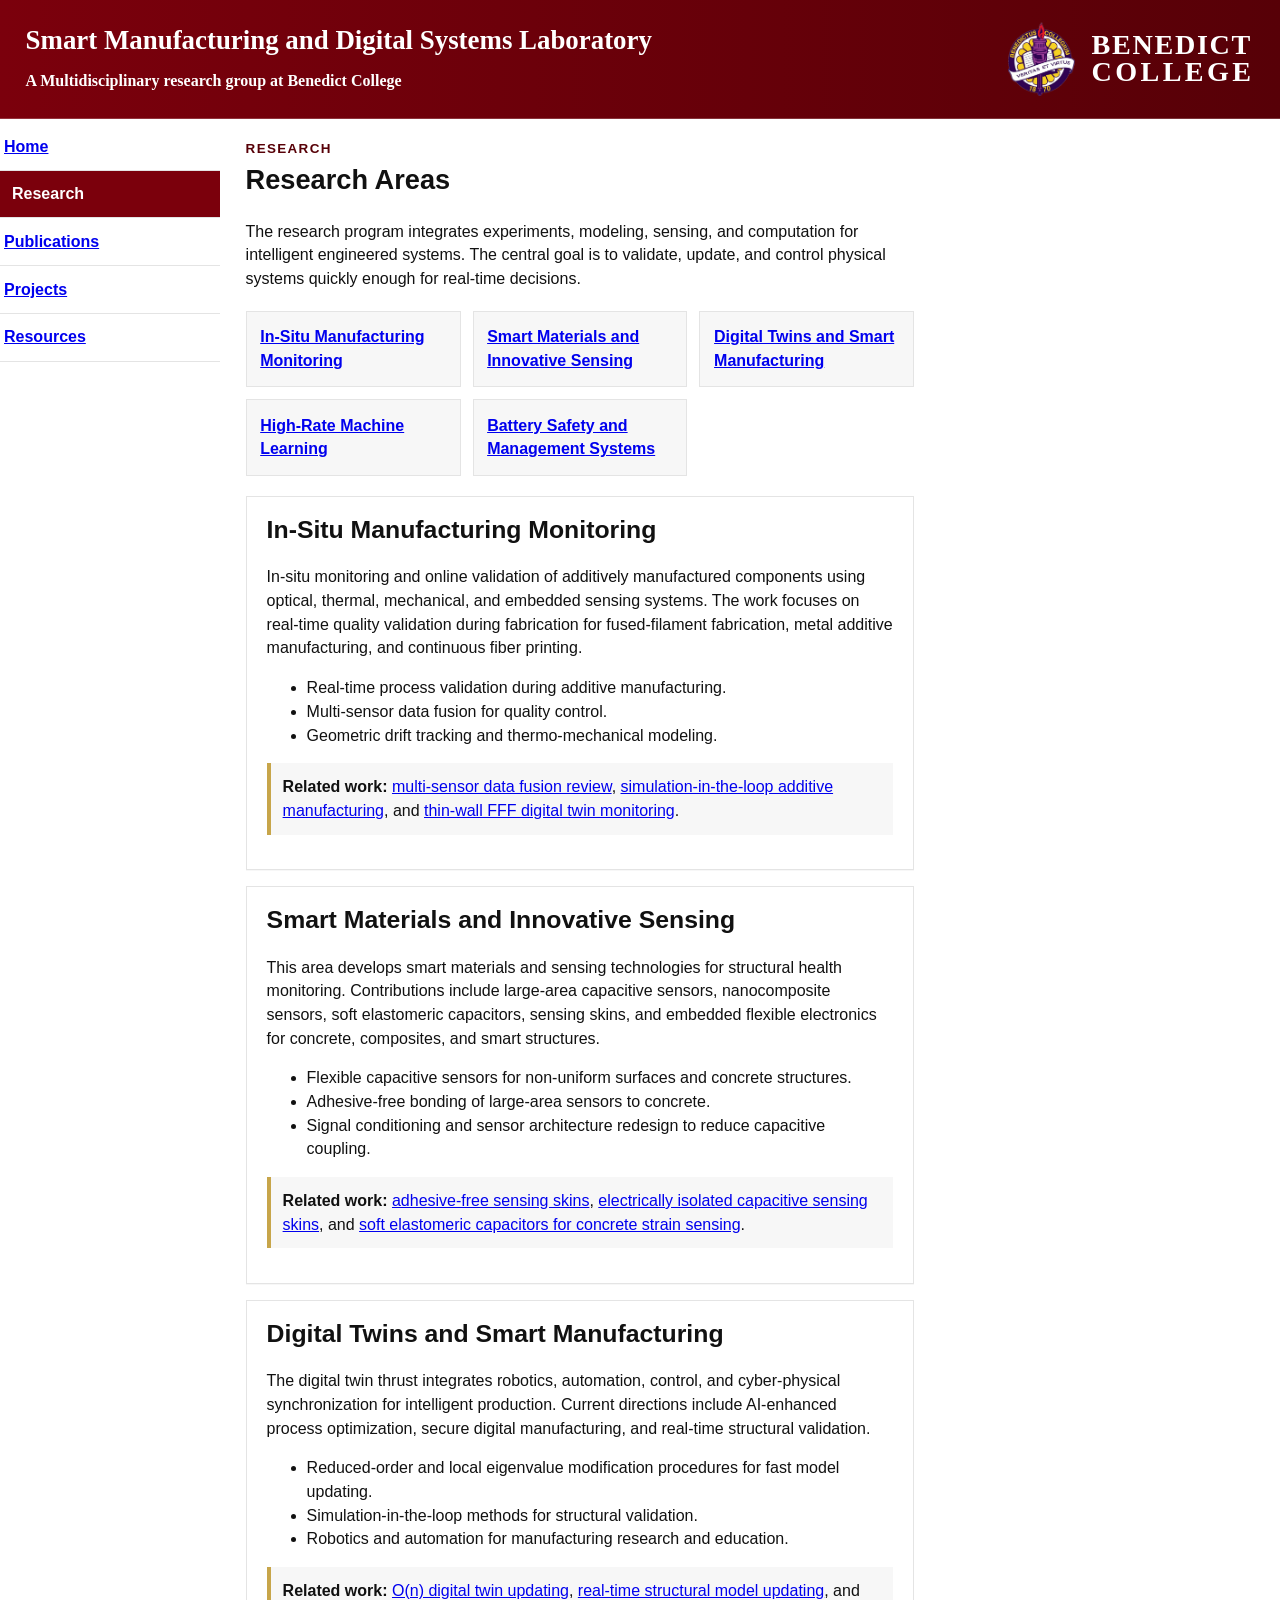
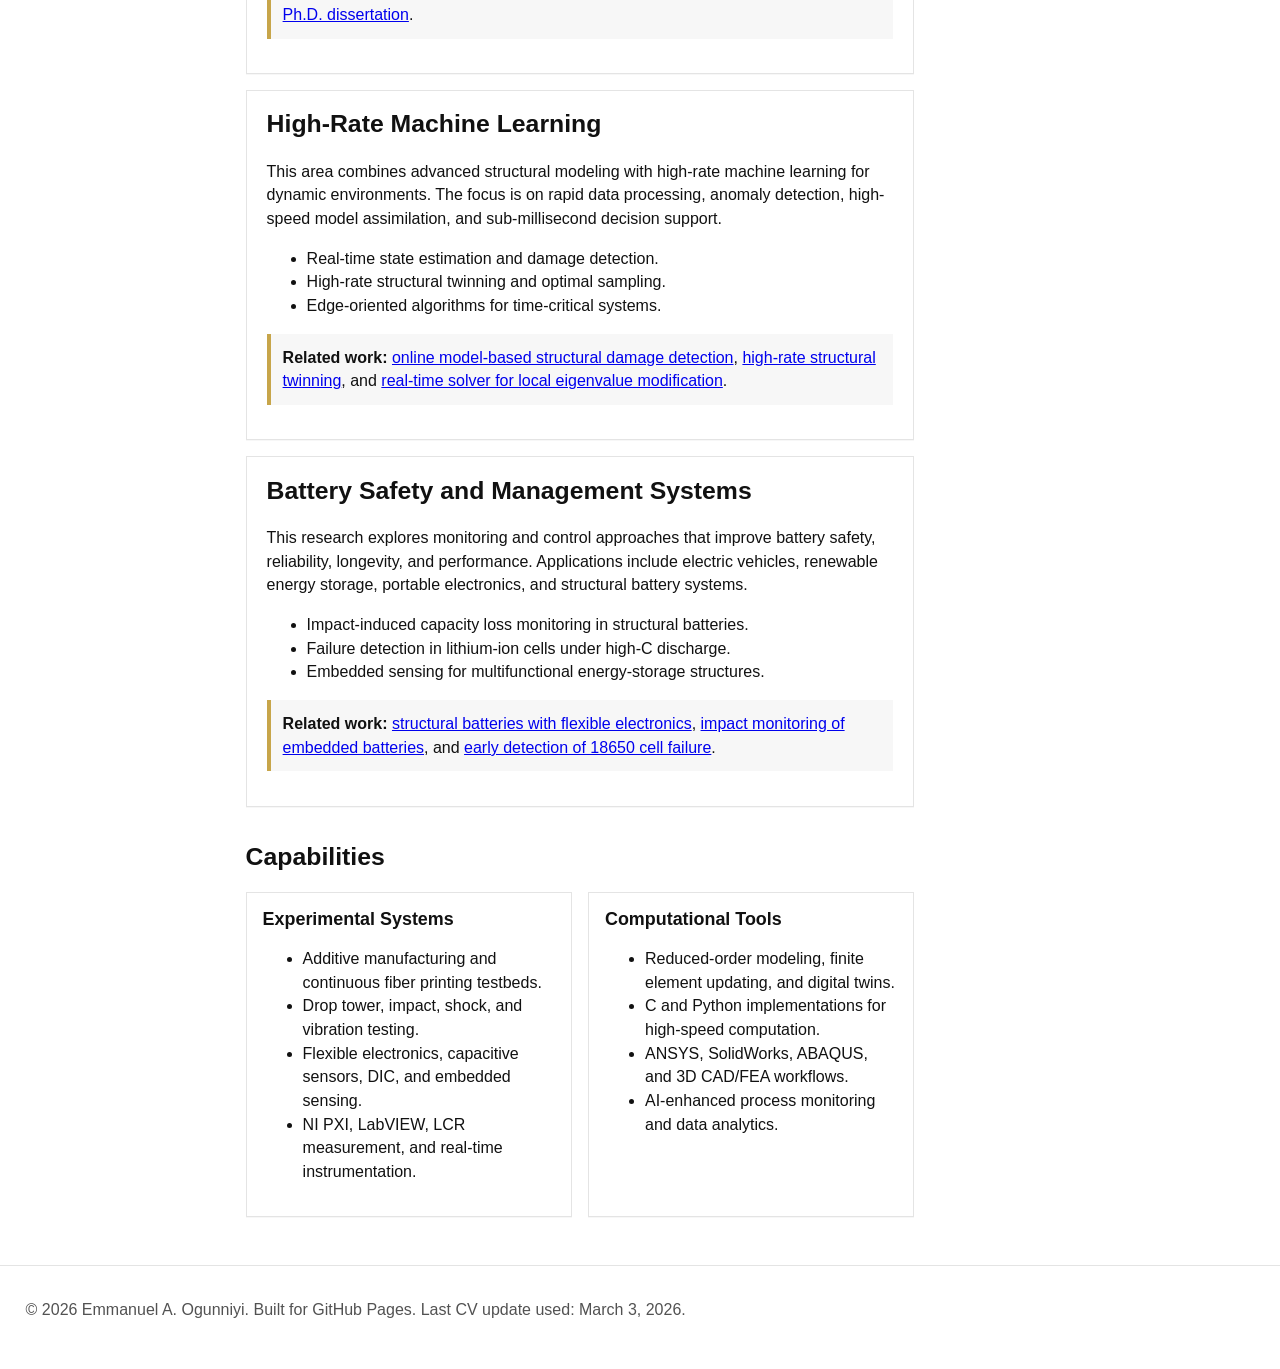
<file: research.html>
<!doctype html>
<html lang="en">
<head>
  <meta charset="utf-8">
  <meta name="viewport" content="width=device-width, initial-scale=1">
  <meta name="description" content="Academic research website for Emmanuel A. Ogunniyi, Ph.D., covering smart manufacturing, sensing, digital twins, high-rate machine learning, structural health monitoring, and battery safety.">
  <title>Home | Emmanuel A. Ogunniyi</title>
  <link rel="icon" href="assets/images/site-icon.png" type="image/svg+xml">
  <link rel="stylesheet" href="css/styles.css">
  <script src="js/main.js" defer></script>
</head>
<body>
  <a class="skip-link" href="#main-content">Skip to main content</a>

  <header class="site-header">
    <div class="site-header__inner">
      <div class="lab-heading">
        <a class="lab-heading__title" href="index.html">Smart Manufacturing and Digital Systems Laboratory</a>
        <p class="lab-heading__subtitle">A Multidisciplinary research group at Benedict College</p>
      </div>
      <a class="university-lockup" href="https://www.benedict.edu/" target="_blank" rel="noopener" aria-label="Benedict College home page">
        <img src="assets/images/benedict_college.png" alt="" class="university-lockup__mark">
        <span class="university-lockup__name">BENEDICT<br><span>COLLEGE</span></span>
      </a>
    </div>
  </header>

  <div class="page-shell">
    <nav class="side-nav" aria-label="Main navigation">
      <a href="index.html">Home</a>
      <a href="research.html">Research</a>
      <a href="publications.html">Publications</a>
      <a href="projects.html">Projects</a>
      <a href="resources.html">Resources</a>
    </nav>

    <main class="content" id="main-content">

      <section>
        <p class="eyebrow">Research</p>
        <h1>Research Areas</h1>
        <p>
          The research program integrates experiments, modeling, sensing, and computation for intelligent engineered systems. The central goal is to validate, update, and control physical systems quickly enough for real-time decisions.
        </p>
        <nav class="research-map" aria-label="Research area links">
          <a href="#in-situ-manufacturing-monitoring">In-Situ Manufacturing Monitoring</a>
          <a href="#smart-materials-and-sensing">Smart Materials and Innovative Sensing</a>
          <a href="#digital-twins-and-smart-manufacturing">Digital Twins and Smart Manufacturing</a>
          <a href="#high-rate-machine-learning">High-Rate Machine Learning</a>
          <a href="#battery-safety-and-management">Battery Safety and Management Systems</a>
        </nav>
      </section>

      <section class="research-section" id="in-situ-manufacturing-monitoring">
        <h2>In-Situ Manufacturing Monitoring</h2>
        <p>In-situ monitoring and online validation of additively manufactured components using optical, thermal, mechanical, and embedded sensing systems. The work focuses on real-time quality validation during fabrication for fused-filament fabrication, metal additive manufacturing, and continuous fiber printing.</p>
        <ul>
          <li>Real-time process validation during additive manufacturing.</li>
          <li>Multi-sensor data fusion for quality control.</li>
          <li>Geometric drift tracking and thermo-mechanical modeling.</li>
        </ul>
        <p class="related-publications"><strong>Related work:</strong> <a href="publications.html#j9">multi-sensor data fusion review</a>, <a href="publications.html#j6">simulation-in-the-loop additive manufacturing</a>, and <a href="publications.html#c10">thin-wall FFF digital twin monitoring</a>.</p>
      </section>

      <section class="research-section" id="smart-materials-and-sensing">
        <h2>Smart Materials and Innovative Sensing</h2>
        <p>This area develops smart materials and sensing technologies for structural health monitoring. Contributions include large-area capacitive sensors, nanocomposite sensors, soft elastomeric capacitors, sensing skins, and embedded flexible electronics for concrete, composites, and smart structures.</p>
        <ul>
          <li>Flexible capacitive sensors for non-uniform surfaces and concrete structures.</li>
          <li>Adhesive-free bonding of large-area sensors to concrete.</li>
          <li>Signal conditioning and sensor architecture redesign to reduce capacitive coupling.</li>
        </ul>
        <p class="related-publications"><strong>Related work:</strong> <a href="publications.html#j5">adhesive-free sensing skins</a>, <a href="publications.html#j3">electrically isolated capacitive sensing skins</a>, and <a href="publications.html#c3">soft elastomeric capacitors for concrete strain sensing</a>.</p>
      </section>

      <section class="research-section" id="digital-twins-and-smart-manufacturing">
        <h2>Digital Twins and Smart Manufacturing</h2>
        <p>The digital twin thrust integrates robotics, automation, control, and cyber-physical synchronization for intelligent production. Current directions include AI-enhanced process optimization, secure digital manufacturing, and real-time structural validation.</p>
        <ul>
          <li>Reduced-order and local eigenvalue modification procedures for fast model updating.</li>
          <li>Simulation-in-the-loop methods for structural validation.</li>
          <li>Robotics and automation for manufacturing research and education.</li>
        </ul>
        <p class="related-publications"><strong>Related work:</strong> <a href="publications.html#j8">O(n) digital twin updating</a>, <a href="publications.html#j4">real-time structural model updating</a>, and <a href="publications.html#t2">Ph.D. dissertation</a>.</p>
      </section>

      <section class="research-section" id="high-rate-machine-learning">
        <h2>High-Rate Machine Learning</h2>
        <p>This area combines advanced structural modeling with high-rate machine learning for dynamic environments. The focus is on rapid data processing, anomaly detection, high-speed model assimilation, and sub-millisecond decision support.</p>
        <ul>
          <li>Real-time state estimation and damage detection.</li>
          <li>High-rate structural twinning and optimal sampling.</li>
          <li>Edge-oriented algorithms for time-critical systems.</li>
        </ul>
        <p class="related-publications"><strong>Related work:</strong> <a href="publications.html#c7">online model-based structural damage detection</a>, <a href="publications.html#c4">high-rate structural twinning</a>, and <a href="publications.html#c1">real-time solver for local eigenvalue modification</a>.</p>
      </section>

      <section class="research-section" id="battery-safety-and-management">
        <h2>Battery Safety and Management Systems</h2>
        <p>This research explores monitoring and control approaches that improve battery safety, reliability, longevity, and performance. Applications include electric vehicles, renewable energy storage, portable electronics, and structural battery systems.</p>
        <ul>
          <li>Impact-induced capacity loss monitoring in structural batteries.</li>
          <li>Failure detection in lithium-ion cells under high-C discharge.</li>
          <li>Embedded sensing for multifunctional energy-storage structures.</li>
        </ul>
        <p class="related-publications"><strong>Related work:</strong> <a href="publications.html#j7">structural batteries with flexible electronics</a>, <a href="publications.html#c9">impact monitoring of embedded batteries</a>, and <a href="publications.html#c6">early detection of 18650 cell failure</a>.</p>
      </section>

      <section>
        <h2>Capabilities</h2>
        <div class="two-column">
          <div class="panel">
            <h3>Experimental Systems</h3>
            <ul>
              <li>Additive manufacturing and continuous fiber printing testbeds.</li>
              <li>Drop tower, impact, shock, and vibration testing.</li>
              <li>Flexible electronics, capacitive sensors, DIC, and embedded sensing.</li>
              <li>NI PXI, LabVIEW, LCR measurement, and real-time instrumentation.</li>
            </ul>
          </div>
          <div class="panel">
            <h3>Computational Tools</h3>
            <ul>
              <li>Reduced-order modeling, finite element updating, and digital twins.</li>
              <li>C and Python implementations for high-speed computation.</li>
              <li>ANSYS, SolidWorks, ABAQUS, and 3D CAD/FEA workflows.</li>
              <li>AI-enhanced process monitoring and data analytics.</li>
            </ul>
          </div>
        </div>
      </section>

    </main>
  </div>

  <footer class="site-footer">
    <p>&copy; <span data-current-year>2026</span> Emmanuel A. Ogunniyi. Built for GitHub Pages. Last CV update used: March 3, 2026.</p>
  </footer>
</body>
</html>
</file>
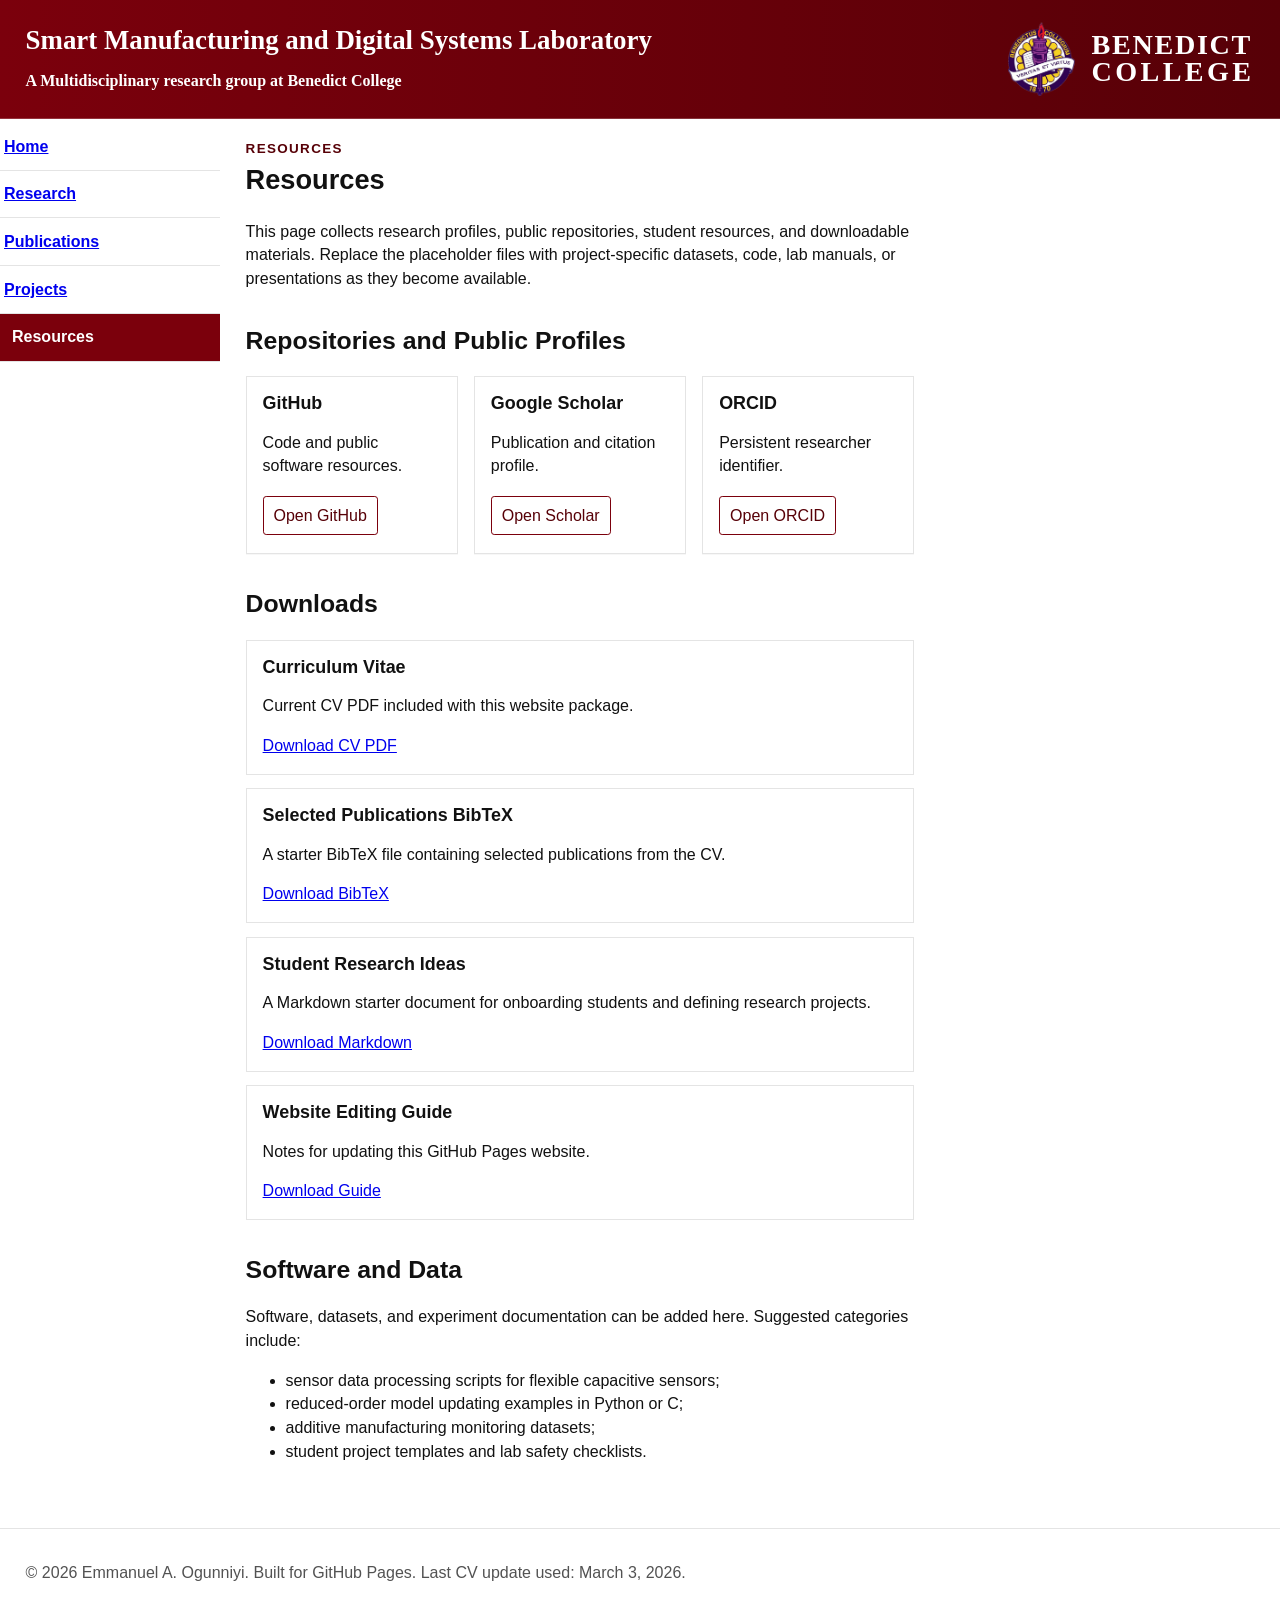
<file: resources.html>
<!doctype html>
<html lang="en">
<head>
  <meta charset="utf-8">
  <meta name="viewport" content="width=device-width, initial-scale=1">
  <meta name="description" content="Academic research website for Emmanuel A. Ogunniyi, Ph.D., covering smart manufacturing, sensing, digital twins, high-rate machine learning, structural health monitoring, and battery safety.">
  <title>Home | Emmanuel A. Ogunniyi</title>
  <link rel="icon" href="assets/images/site-icon.png" type="image/svg+xml">
  <link rel="stylesheet" href="css/styles.css">
  <script src="js/main.js" defer></script>
</head>
<body>
  <a class="skip-link" href="#main-content">Skip to main content</a>

  <header class="site-header">
    <div class="site-header__inner">
      <div class="lab-heading">
        <a class="lab-heading__title" href="index.html">Smart Manufacturing and Digital Systems Laboratory</a>
        <p class="lab-heading__subtitle">A Multidisciplinary research group at Benedict College</p>
      </div>
      <a class="university-lockup" href="https://www.benedict.edu/" target="_blank" rel="noopener" aria-label="Benedict College home page">
        <img src="assets/images/benedict_college.png" alt="" class="university-lockup__mark">
        <span class="university-lockup__name">BENEDICT<br><span>COLLEGE</span></span>
      </a>
    </div>
  </header>

  <div class="page-shell">
    <nav class="side-nav" aria-label="Main navigation">
      <a href="index.html">Home</a>
      <a href="research.html">Research</a>
      <a href="publications.html">Publications</a>
      <a href="projects.html">Projects</a>
      <a href="resources.html">Resources</a>
    </nav>

    <main class="content" id="main-content">

      <section>
        <p class="eyebrow">Resources</p>
        <h1>Resources</h1>
        <p>
          This page collects research profiles, public repositories, student resources, and downloadable materials. Replace the placeholder files with project-specific datasets, code, lab manuals, or presentations as they become available.
        </p>
      </section>

      <section id="repositories" class="resource-section">
        <h2>Repositories and Public Profiles</h2>
        <div class="resource-card-grid">
          <article class="resource-card"><h3>GitHub</h3><p>Code and public software resources.</p><a class="button-link" href="https://github.com/emysupa" target="_blank" rel="noopener">Open GitHub</a></article>
          <article class="resource-card"><h3>Google Scholar</h3><p>Publication and citation profile.</p><a class="button-link" href="https://scholar.google.com/citations?user=9c7QBxEAAAAJ&hl=en&oi=ao" target="_blank" rel="noopener">Open Scholar</a></article>
          <article class="resource-card"><h3>ORCID</h3><p>Persistent researcher identifier.</p><a class="button-link" href="https://orcid.org/0000-0001-5456-5929" target="_blank" rel="noopener">Open ORCID</a></article>
        </div>
      </section>

      <section id="downloads" class="resource-section">
        <h2>Downloads</h2>
        <ul class="resource-list">
          <li><h3>Curriculum Vitae</h3><p>Current CV PDF included with this website package.</p><a href="assets/files/Emmanuel_A_Ogunniyi_CV.pdf">Download CV PDF</a></li>
          <li><h3>Selected Publications BibTeX</h3><p>A starter BibTeX file containing selected publications from the CV.</p><a href="assets/files/selected_publications.bib">Download BibTeX</a></li>
          <li><h3>Student Research Ideas</h3><p>A Markdown starter document for onboarding students and defining research projects.</p><a href="assets/files/student_research_ideas.md">Download Markdown</a></li>
          <li><h3>Website Editing Guide</h3><p>Notes for updating this GitHub Pages website.</p><a href="assets/files/website_editing_guide.md">Download Guide</a></li>
        </ul>
      </section>

      <section id="software" class="resource-section">
        <h2>Software and Data</h2>
        <p>Software, datasets, and experiment documentation can be added here. Suggested categories include:</p>
        <ul>
          <li>sensor data processing scripts for flexible capacitive sensors;</li>
          <li>reduced-order model updating examples in Python or C;</li>
          <li>additive manufacturing monitoring datasets;</li>
          <li>student project templates and lab safety checklists.</li>
        </ul>
      </section>

    </main>
  </div>

  <footer class="site-footer">
    <p>&copy; <span data-current-year>2026</span> Emmanuel A. Ogunniyi. Built for GitHub Pages. Last CV update used: March 3, 2026.</p>
  </footer>
</body>
</html>
</file>
<file: css/styles.css>
:root {
  --color-maroon: #7b000c;
  --color-maroon-dark: #570007;
  --color-maroon-light: #9b1c28;
  --color-gold: #c7a54a;
  --color-gray-panel: #858585;
  --color-gray-panel-light: #9a9a9a;
  --color-border: #e4e4e4;
  --color-text: #111111;
  --color-muted: #525252;
  --color-background: #ffffff;
  --color-soft: #f7f7f7;
  --color-soft-maroon: #fff4f5;
  --content-width: 1560px;
  --left-nav-width: 220px;
  --sidebar-width: 340px;
  --space-page: clamp(1rem, 2vw, 2rem);
  --font-serif: Georgia, "Times New Roman", Times, serif;
  --font-sans: Arial, Helvetica, sans-serif;
}

* { box-sizing: border-box; }
html { scroll-behavior: smooth; }
body {
  margin: 0;
  color: var(--color-text);
  background: var(--color-background);
  font-family: var(--font-sans);
  font-size: 16px;
  line-height: 1.48;
}
img { max-width: 100%; height: auto; }
a { color: #0000ee; }
a:hover, a:focus { color: var(--color-maroon-dark); }
.skip-link {
  position: absolute;
  left: -999px;
  top: 0.5rem;
  padding: 0.5rem 0.75rem;
  background: #ffffff;
  color: #000000;
  border: 2px solid var(--color-maroon);
  z-index: 1000;
}
.skip-link:focus { left: 0.5rem; }
.site-header {
  background: linear-gradient(90deg, var(--color-maroon), var(--color-maroon-dark));
  color: #ffffff;
  border-bottom: 1px solid rgba(255,255,255,0.2);
}
.site-header__inner {
  max-width: var(--content-width);
  min-height: 118px;
  margin: 0 auto;
  padding: 1.2rem var(--space-page);
  display: flex;
  align-items: center;
  justify-content: space-between;
  gap: 1rem;
}
.lab-heading__title {
  color: #ffffff;
  text-decoration: none;
  font-family: var(--font-serif);
  font-size: clamp(1.35rem, 2.1vw, 2.05rem);
  font-weight: 700;
  line-height: 1.15;
}
.lab-heading__subtitle {
  margin: 0.85rem 0 0;
  font-family: var(--font-serif);
  font-size: clamp(0.95rem, 1.25vw, 1.1rem);
  font-weight: 700;
}
.university-lockup {
  display: flex;
  align-items: center;
  gap: 0.8rem;
  color: #ffffff;
  text-decoration: none;
  min-width: max-content;
}
.university-lockup__mark { width: 74px; height: 74px; object-fit: contain; }
.university-lockup__name {
  display: block;
  font-family: var(--font-serif);
  font-size: clamp(1.15rem, 2.2vw, 2.05rem);
  font-weight: 700;
  line-height: 0.95;
  letter-spacing: 0.06em;
}
.university-lockup__name span { letter-spacing: 0.12em; }
.page-shell {
  max-width: var(--content-width);
  margin: 0 auto;
  display: grid;
  grid-template-columns: var(--left-nav-width) minmax(0, 1fr) var(--sidebar-width);
  gap: var(--space-page);
  align-items: start;
}
.page-shell--no-sidebar { grid-template-columns: var(--left-nav-width) minmax(0, 1fr); }
.side-nav { padding-top: 0.25rem; }
.side-nav a {
  display: block;
  padding: 0.72rem 0.25rem;
  border-bottom: 1px solid var(--color-border);
  color: #0000ee;
  font-weight: 600;
}
.side-nav a[aria-current="page"] {
  color: #ffffff;
  background: var(--color-maroon);
  text-decoration: none;
  padding-left: 0.75rem;
}
.content { padding: 1.25rem 0 3rem; }
.content h1, .content h2, .content h3, .profile-card h2, .standalone-page h1 { line-height: 1.2; }
.content h1 { margin-top: 0; font-size: clamp(1.7rem, 2.1vw, 2.15rem); }
.content h2 { margin-top: 2.2rem; font-size: 1.55rem; }
.content h3 { margin-bottom: 0.35rem; font-size: 1.12rem; }
.eyebrow {
  margin: 0 0 0.35rem;
  color: var(--color-maroon-dark);
  font-size: 0.84rem;
  font-weight: 800;
  letter-spacing: 0.1em;
  text-transform: uppercase;
}
.hero-section p:first-of-type { max-width: 950px; }
.feature-figure { margin: 1rem 0 2.2rem; max-width: 860px; }
.feature-figure img {
  display: block;
  width: 100%;
  border: 1px solid #efefef;
  background: #ffffff;
}
.feature-figure figcaption { margin-top: 0.5rem; color: var(--color-muted); font-size: 0.92rem; }
.home-grid, .resource-card-grid, .people-grid, .stat-grid {
  display: grid;
  grid-template-columns: repeat(3, minmax(0, 1fr));
  gap: 1rem;
  margin: 1.25rem 0 2rem;
}
.stat-grid { grid-template-columns: repeat(4, minmax(0, 1fr)); }
.stat-grid article {
  padding: 1rem;
  border-left: 5px solid var(--color-maroon);
  background: var(--color-soft-maroon);
}
.stat-grid span { display: block; font-size: 1.55rem; font-weight: 800; color: var(--color-maroon-dark); }
.stat-grid p { margin: 0.2rem 0 0; }
.stat-grid--compact { grid-template-columns: repeat(3, minmax(0, 1fr)); }
.highlight-card, .resource-card, .person-card, .publication, .research-section, .news-item, .panel, .project-card {
  border: 1px solid var(--color-border);
  background: #ffffff;
  box-shadow: 0 1px 0 rgba(0,0,0,0.03);
}
.highlight-card, .resource-card, .panel { padding: 1rem; }
.highlight-card h2, .resource-card h3, .panel h3, .panel h2 { margin-top: 0; }
.button-link, .publication__links a, .publication__links button, .person-links a {
  display: inline-block;
  margin: 0.15rem 0.35rem 0.15rem 0;
  padding: 0.4rem 0.62rem;
  border: 1px solid var(--color-maroon);
  border-radius: 0.2rem;
  background: #ffffff;
  color: var(--color-maroon-dark);
  text-decoration: none;
  font: inherit;
  cursor: pointer;
}
.button-link:hover, .button-link:focus, .publication__links a:hover, .publication__links a:focus, .publication__links button:hover, .publication__links button:focus, .person-links a:hover, .person-links a:focus {
  background: var(--color-maroon);
  color: #ffffff;
}
.link-list li, .resource-list li, .alumni-list li, .mentorship-list li, .award-list li { margin-bottom: 0.8rem; }
.news-list { display: grid; gap: 0.75rem; }
.news-item { padding: 0.85rem 1rem; }
.news-item time { display: block; color: var(--color-muted); font-weight: 700; font-size: 0.92rem; }
.news-item p { margin: 0.25rem 0 0; }
.sidebar { padding: 0.5rem 0 3rem; }
.profile-card {
  background: var(--color-gray-panel);
  color: #000000;
  padding: 1rem;
  margin-bottom: 1rem;
}
.profile-card--secondary { background: var(--color-gray-panel-light); }
.profile-card h2 { margin: 0 0 1rem; font-size: 1.45rem; }
.profile-photo {
  display: block;
  width: 126px;
  height: 150px;
  object-fit: cover;
  margin-bottom: 0.5rem;
  border: 1px solid rgba(0,0,0,0.25);
  background: #ffffff;
}
.profile-name { margin-bottom: 0.15rem; }
.compact-links, .compact-list { list-style: none; padding-left: 0; margin: 0.75rem 0 0; }
.compact-links li, .compact-list li { margin: 0.16rem 0; }
.research-map {
  display: grid;
  grid-template-columns: repeat(3, minmax(0, 1fr));
  gap: 0.75rem;
  margin: 1.25rem 0;
}
.research-map a {
  display: block;
  padding: 0.85rem;
  background: var(--color-soft);
  border: 1px solid var(--color-border);
  font-weight: 700;
}
.research-section { padding: 1.15rem 1.25rem; margin: 1rem 0; scroll-margin-top: 1rem; }
.research-section h2 { margin-top: 0; }
.related-publications { background: var(--color-soft); padding: 0.75rem; border-left: 4px solid var(--color-gold); }
.two-column, .contact-grid { display: grid; grid-template-columns: repeat(2, minmax(0, 1fr)); gap: 1rem; }
.publication-tools {
  padding: 1rem;
  background: var(--color-soft);
  border: 1px solid var(--color-border);
  margin: 1.25rem 0;
}
.publication-tools label { display: block; margin-bottom: 0.4rem; font-weight: 700; }
.publication-tools input[type="search"] {
  width: 100%;
  max-width: 620px;
  padding: 0.58rem 0.68rem;
  border: 1px solid #bdbdbd;
  font: inherit;
}
.filter-buttons { margin-top: 0.75rem; }
.filter-buttons button {
  margin: 0.2rem 0.25rem 0.2rem 0;
  padding: 0.42rem 0.66rem;
  border: 1px solid var(--color-border);
  background: #ffffff;
  cursor: pointer;
  font: inherit;
}
.filter-buttons button.is-active { background: var(--color-maroon); border-color: var(--color-maroon); color: #ffffff; }
.publication-list { display: grid; gap: 0.8rem; }
.publication { padding: 0.95rem 1rem; scroll-margin-top: 1rem; }
.publication__title { margin: 0; font-weight: 700; }
.publication__authors, .publication__venue, .publication__links, .publication__meta { margin: 0.35rem 0 0; }
.publication__meta { color: var(--color-muted); font-size: 0.92rem; }
.badge {
  display: inline-block;
  padding: 0.16rem 0.45rem;
  border-radius: 999px;
  background: var(--color-soft-maroon);
  border: 1px solid #efc3c7;
  color: var(--color-maroon-dark);
  font-size: 0.78rem;
  font-weight: 800;
  text-transform: uppercase;
  letter-spacing: 0.04em;
}
.empty-state { padding: 1rem; background: #fff3f3; border: 1px solid #f0b6b6; }
.resource-section { scroll-margin-top: 1rem; }
.resource-list { list-style: none; padding-left: 0; }
.resource-list li { padding: 1rem; border: 1px solid var(--color-border); margin-bottom: 0.85rem; }
.resource-list h3 { margin-top: 0; }
.code-block { white-space: pre-wrap; overflow-x: auto; background: #f2f2f2; border: 1px solid var(--color-border); padding: 1rem; }
.person-card { display: flex; gap: 1rem; padding: 1rem; }
.person-card--featured { max-width: 900px; }
.person-card img { width: 100px; height: 125px; object-fit: cover; flex: 0 0 auto; border: 1px solid var(--color-border); background: #ffffff; }
.person-card h3 { margin-top: 0; }
.person-card p { margin: 0.35rem 0; }
.people-grid--two { grid-template-columns: repeat(2, minmax(0, 1fr)); }
.timeline { display: grid; gap: 0.85rem; }
.timeline article {
  padding: 1rem;
  border-left: 5px solid var(--color-maroon);
  background: var(--color-soft);
}
.timeline time { display: block; color: var(--color-muted); font-weight: 800; }
.timeline h3 { margin-top: 0.25rem; }
.project-list { display: grid; gap: 0.85rem; }
.project-card { padding: 1rem; display: grid; grid-template-columns: minmax(0, 1fr) 210px; gap: 1rem; }
.project-card h3 { margin-top: 0.35rem; }
.project-card__meta { margin: 0; color: var(--color-muted); }
.project-facts { margin: 0; display: grid; gap: 0.5rem; align-content: start; }
.project-facts div { padding: 0.6rem; background: var(--color-soft); border: 1px solid var(--color-border); }
.project-facts dt { font-weight: 800; }
.project-facts dd { margin: 0.1rem 0 0; }
.table-wrap { overflow-x: auto; }
table { width: 100%; border-collapse: collapse; background: #ffffff; }
th, td { text-align: left; border: 1px solid var(--color-border); padding: 0.75rem; vertical-align: top; }
th { background: var(--color-soft-maroon); }
.two-col-list { columns: 2; }
.pdf-frame { width: 100%; height: 760px; border: 1px solid var(--color-border); }
.site-footer {
  max-width: var(--content-width);
  margin: 0 auto;
  padding: 1rem var(--space-page) 2rem;
  color: var(--color-muted);
  border-top: 1px solid var(--color-border);
}
.standalone-page { max-width: 900px; margin: 0 auto; padding: 3rem var(--space-page); }
@media (max-width: 1180px) {
  .page-shell, .page-shell--no-sidebar { grid-template-columns: 190px minmax(0, 1fr); }
  .sidebar { grid-column: 2; display: grid; grid-template-columns: repeat(2, minmax(0, 1fr)); gap: 1rem; }
  .profile-card { margin-bottom: 0; }
  .home-grid, .resource-card-grid, .people-grid, .research-map, .stat-grid, .stat-grid--compact { grid-template-columns: repeat(2, minmax(0, 1fr)); }
}
@media (max-width: 760px) {
  .site-header__inner { align-items: flex-start; flex-direction: column; }
  .university-lockup__mark { width: 56px; height: 56px; }
  .page-shell, .page-shell--no-sidebar { grid-template-columns: 1fr; gap: 0; padding: 0 var(--space-page); }
  .side-nav { display: grid; grid-template-columns: repeat(2, minmax(0, 1fr)); gap: 0.35rem; padding: 0.75rem 0; }
  .side-nav a { border: 1px solid var(--color-border); padding: 0.55rem 0.65rem; }
  .sidebar { grid-column: auto; grid-template-columns: 1fr; }
  .home-grid, .resource-card-grid, .people-grid, .research-map, .two-column, .contact-grid, .stat-grid, .stat-grid--compact { grid-template-columns: 1fr; }
  .person-card, .project-card { grid-template-columns: 1fr; flex-direction: column; }
  .project-card { display: block; }
  .two-col-list { columns: 1; }
  .pdf-frame { height: 520px; }
}
@media print {
  .site-header, .side-nav, .sidebar, .site-footer, .publication-tools, .button-link, .person-links { display: none !important; }
  .page-shell, .page-shell--no-sidebar { display: block; max-width: none; }
  .content { padding: 0; }
  body { font-size: 12pt; }
}
</file>
